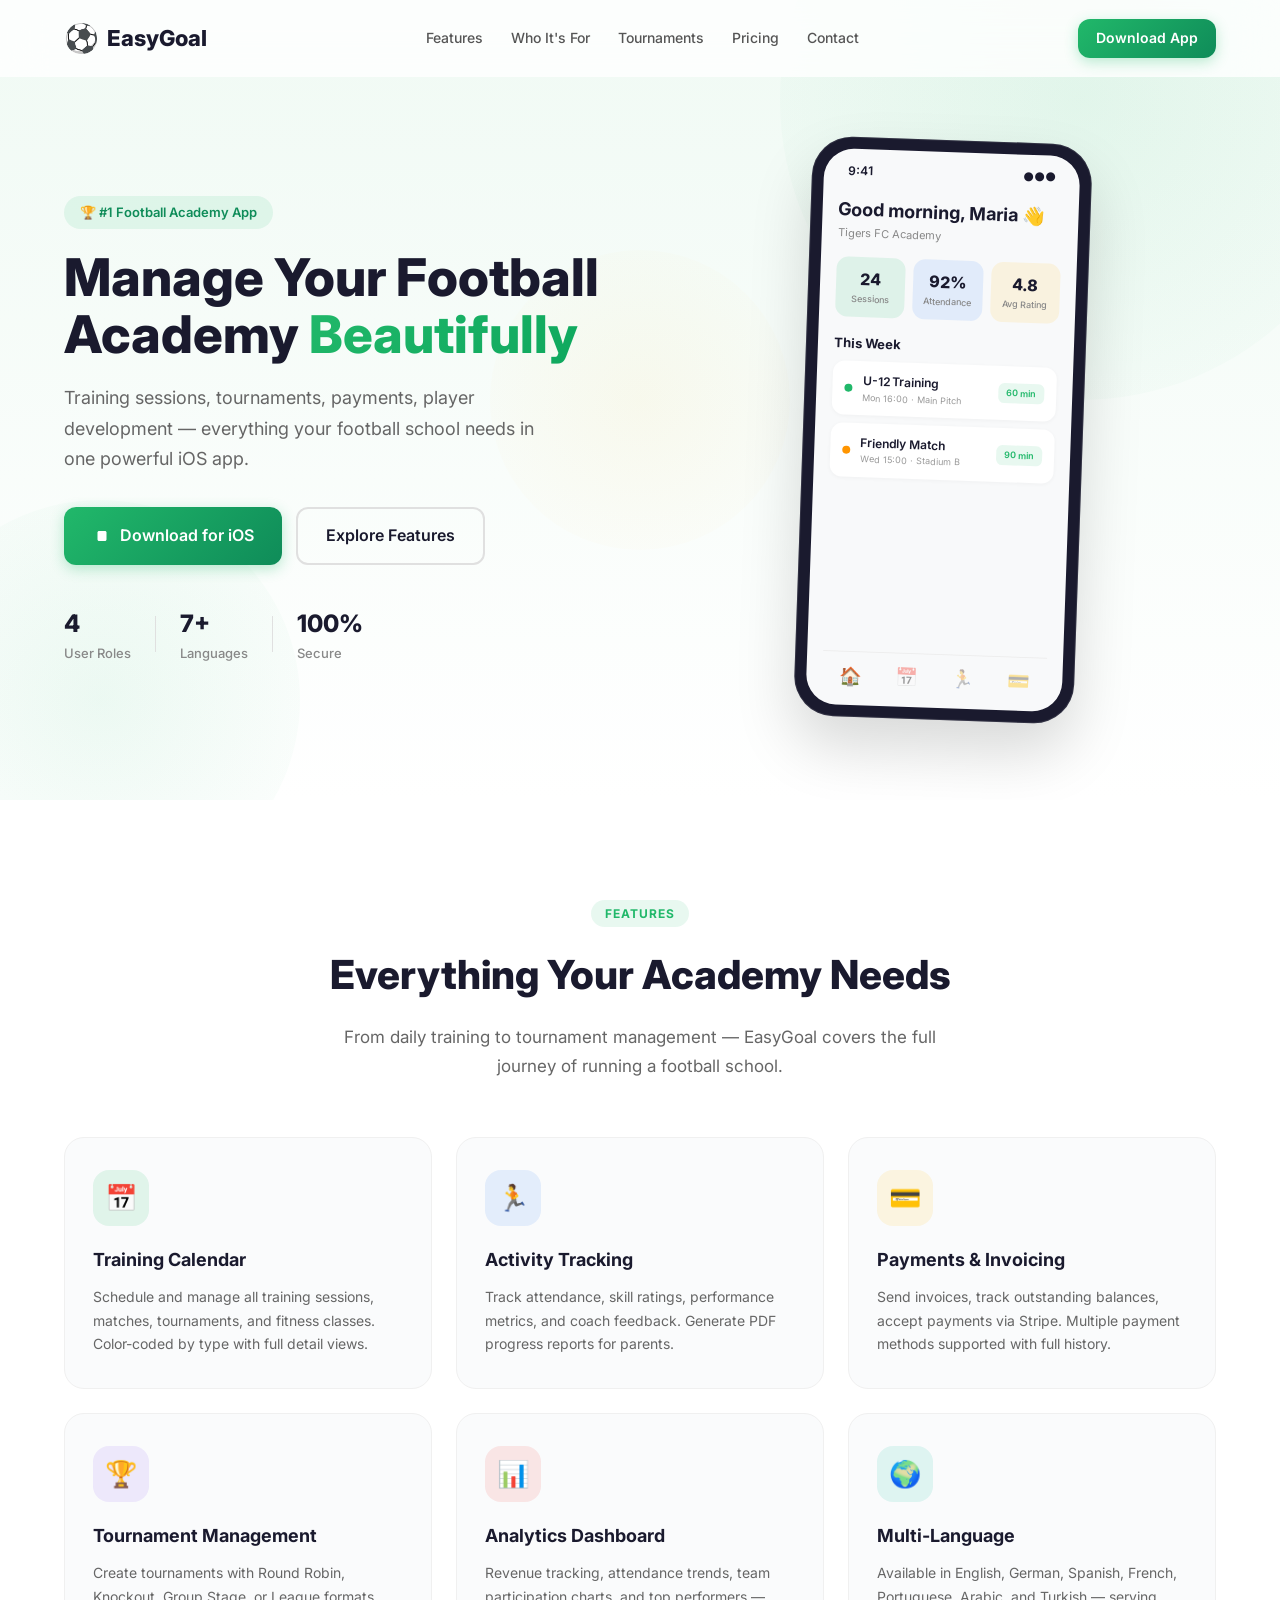
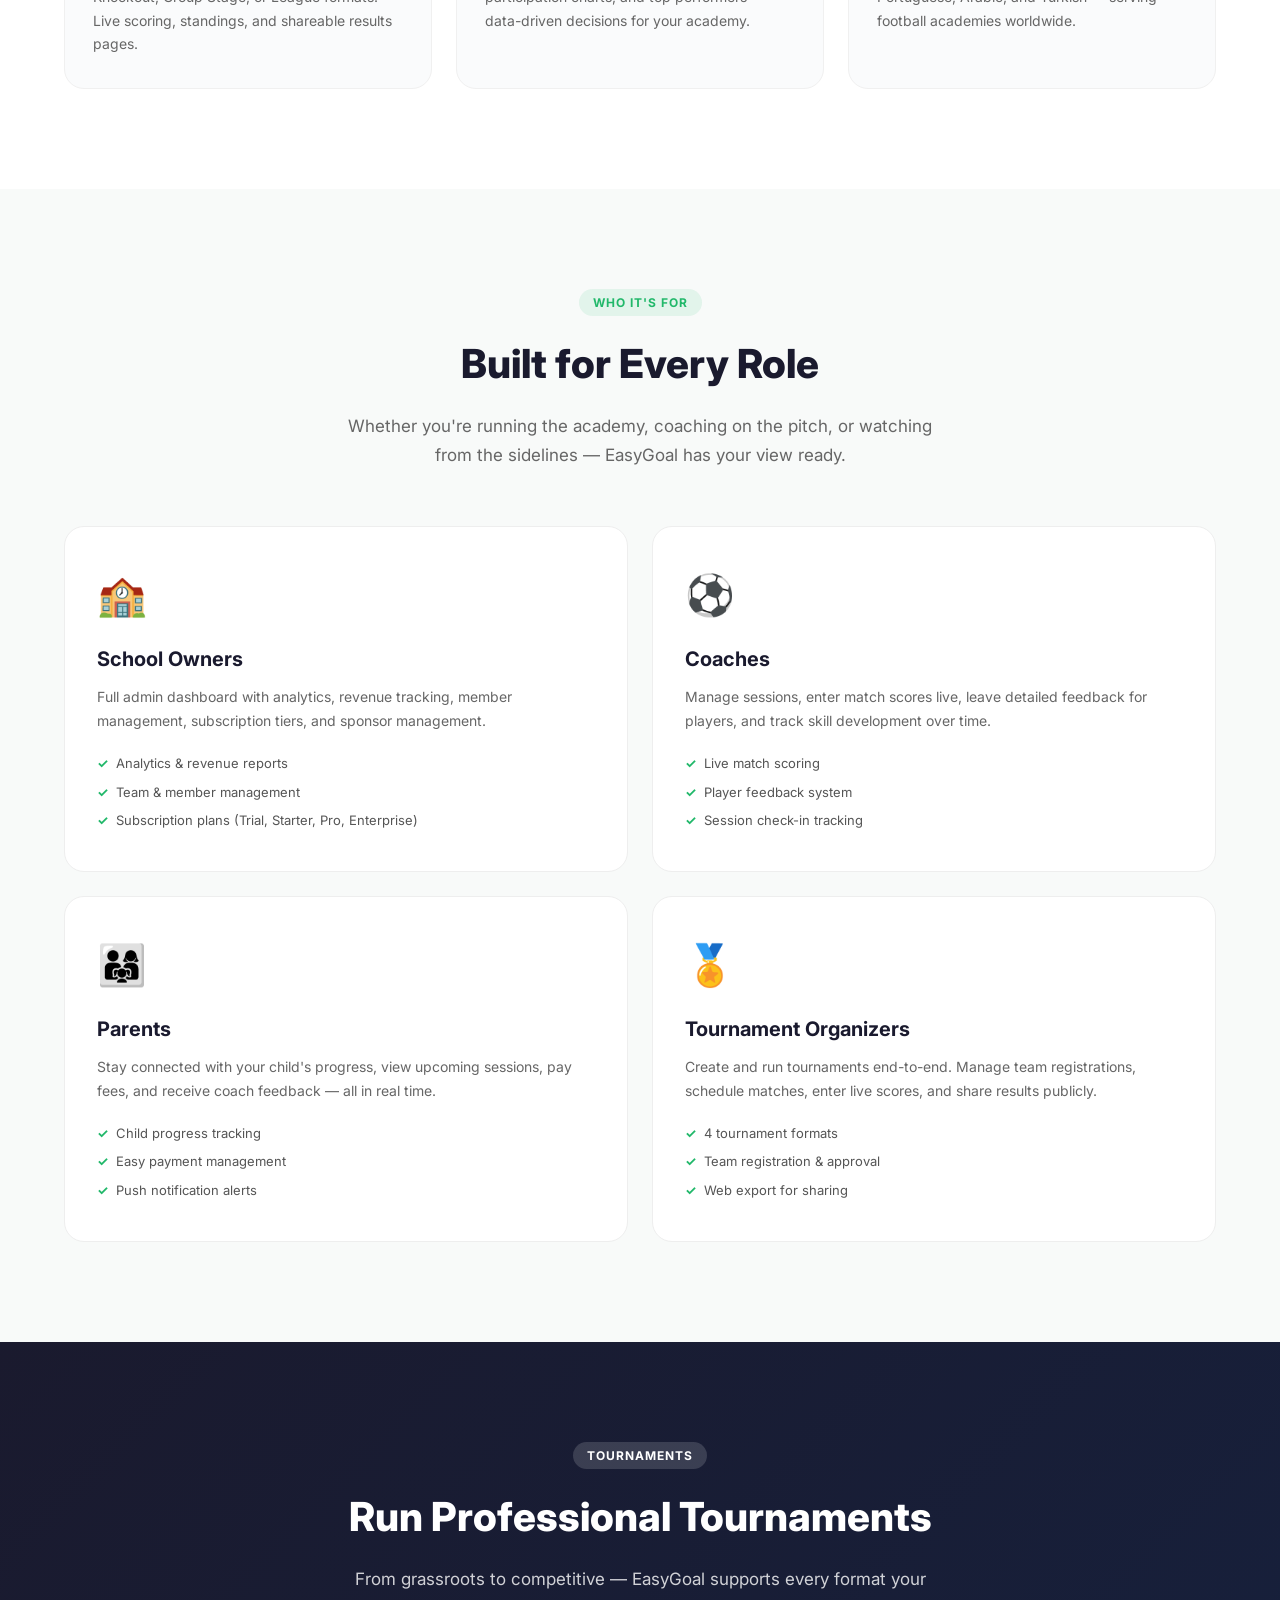
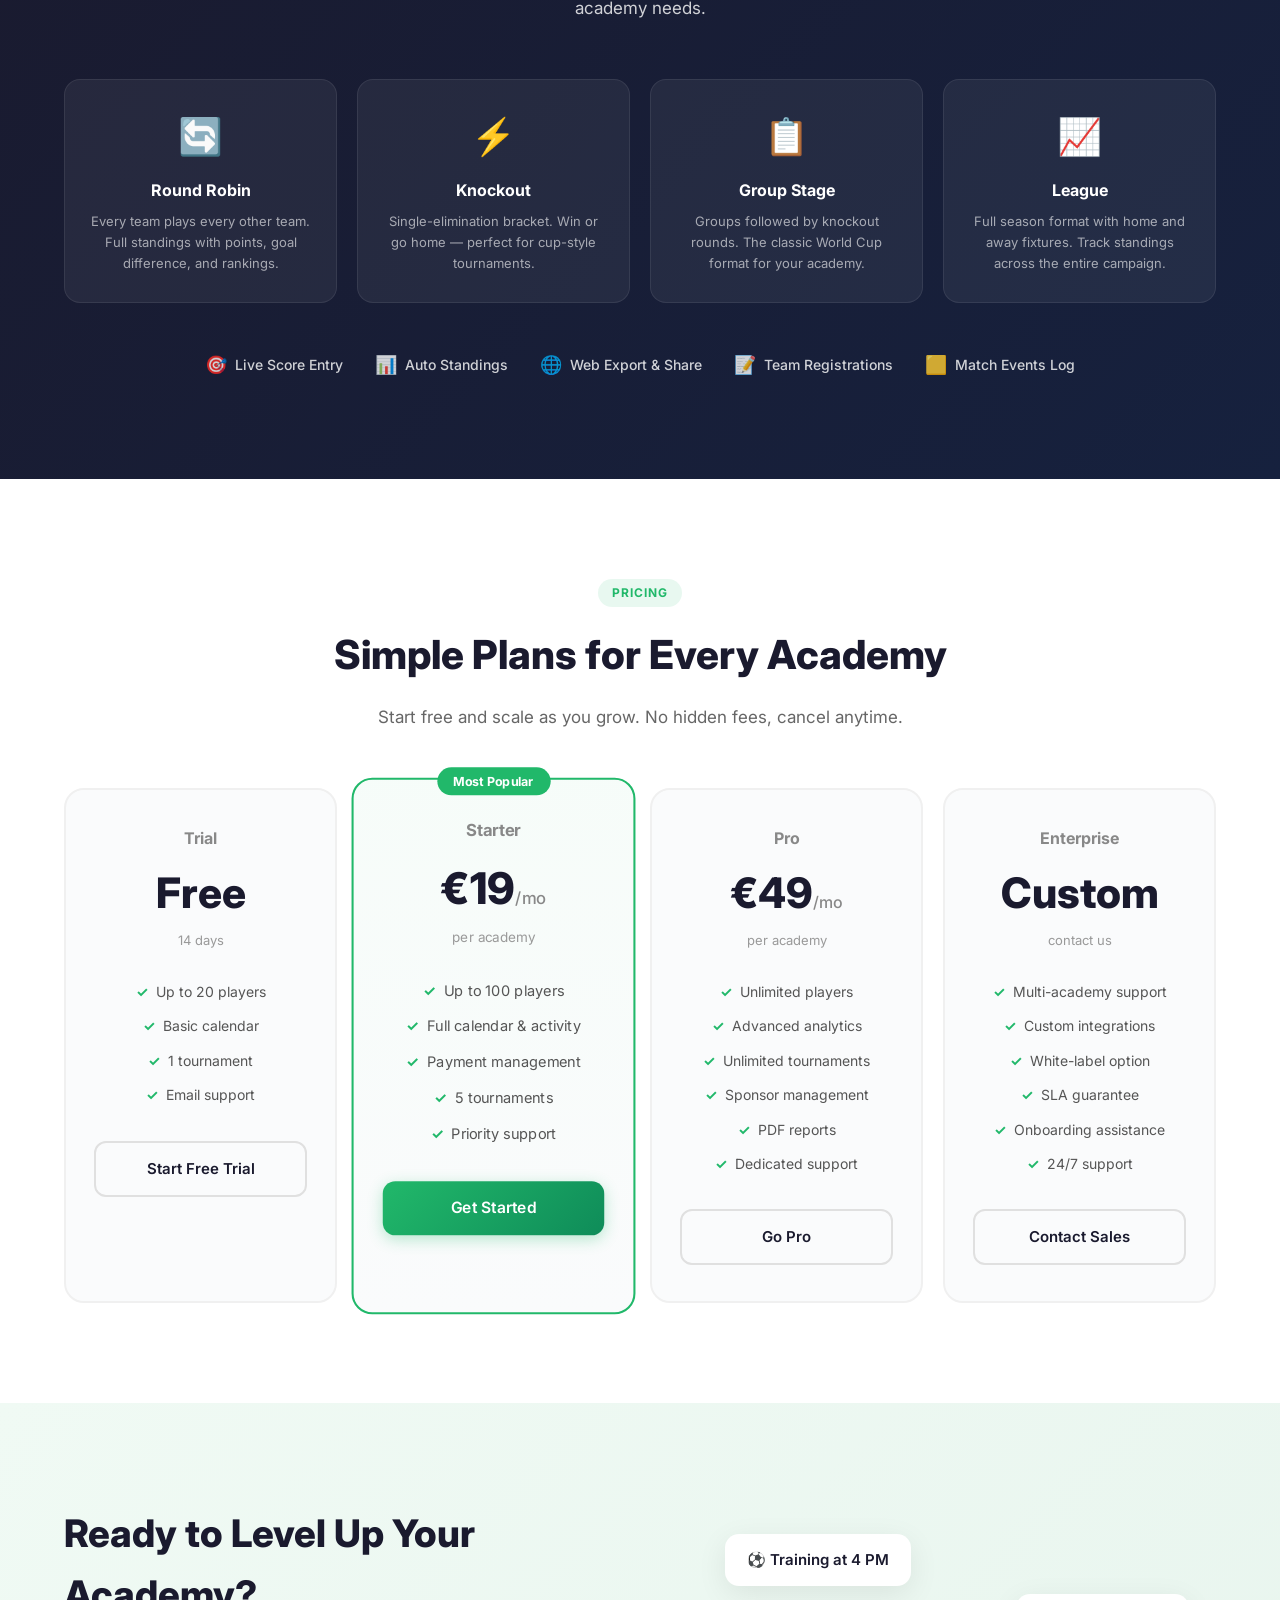
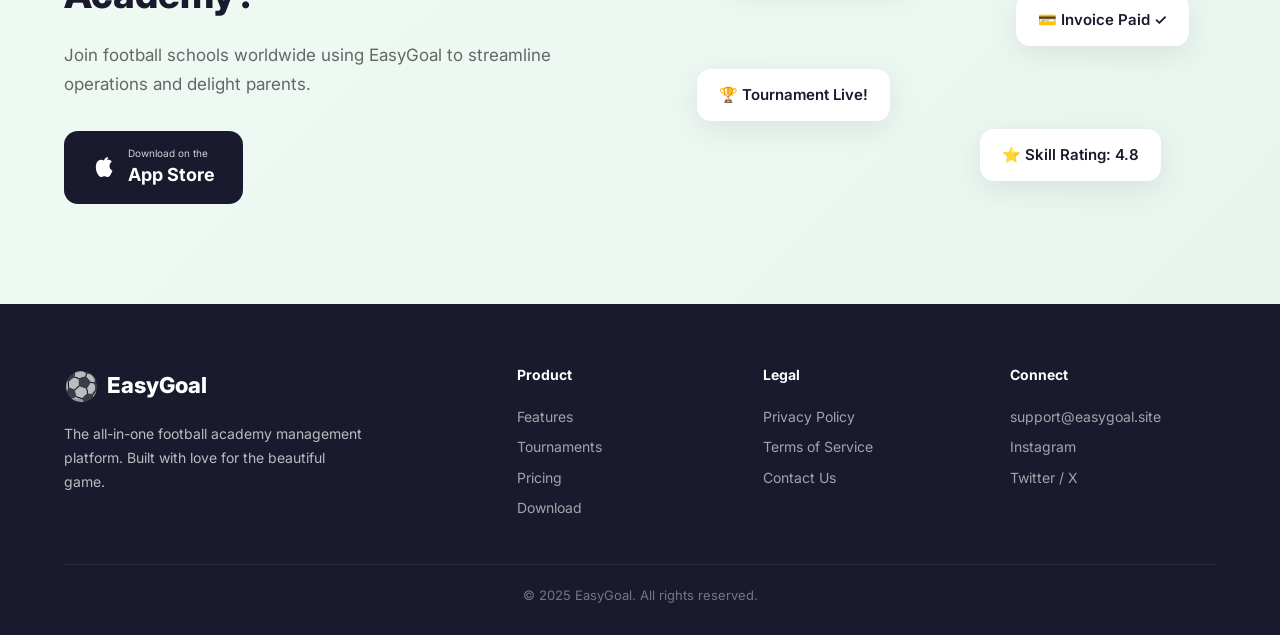
<file: index.html>
<!DOCTYPE html>
<html lang="en">
<head>
<meta charset="UTF-8">
<meta name="viewport" content="width=device-width, initial-scale=1.0">
<title>EasyGoal — Football Academy Management App</title>
<meta name="description" content="The all-in-one iOS app for football academies. Manage training sessions, tournaments, payments, and player development — beautifully designed for coaches, parents, and school owners.">
<meta name="keywords" content="football academy app, soccer management, youth football, training sessions, tournament organizer, sports app iOS">
<meta property="og:title" content="EasyGoal — Football Academy Management">
<meta property="og:description" content="Manage your football academy from one beautiful app. Training, tournaments, payments, analytics.">
<meta property="og:type" content="website">
<meta property="og:url" content="https://easygoal.site">
<link rel="preconnect" href="https://fonts.googleapis.com">
<link rel="preconnect" href="https://fonts.gstatic.com" crossorigin>
<link href="https://fonts.googleapis.com/css2?family=Inter:wght@400;500;600;700;800&display=swap" rel="stylesheet">
<link rel="stylesheet" href="style.css">
</head>
<body>

<!-- Navigation -->
<nav class="navbar">
  <div class="container nav-content">
    <a href="#" class="logo">
      <span class="logo-icon">⚽</span>
      <span class="logo-text">EasyGoal</span>
    </a>
    <div class="nav-links">
      <a href="#features">Features</a>
      <a href="#roles">Who It's For</a>
      <a href="#tournaments">Tournaments</a>
      <a href="#pricing">Pricing</a>
      <a href="#contact">Contact</a>
    </div>
    <a href="#download" class="btn btn-primary btn-sm">Download App</a>
    <button class="mobile-menu-btn" aria-label="Menu">
      <span></span><span></span><span></span>
    </button>
  </div>
</nav>

<!-- Hero Section -->
<section class="hero">
  <div class="hero-bg-shapes">
    <div class="shape shape-1"></div>
    <div class="shape shape-2"></div>
    <div class="shape shape-3"></div>
  </div>
  <div class="container hero-content">
    <div class="hero-text">
      <div class="hero-badge">🏆 #1 Football Academy App</div>
      <h1>Manage Your Football Academy <span class="gradient-text">Beautifully</span></h1>
      <p class="hero-subtitle">Training sessions, tournaments, payments, player development — everything your football school needs in one powerful iOS app.</p>
      <div class="hero-actions">
        <a href="#download" class="btn btn-primary btn-lg">
          <svg width="20" height="20" viewBox="0 0 20 20" fill="currentColor"><path d="M14.5 13.5C14.5 14.3284 13.8284 15 13 15H7C6.17157 15 5.5 14.3284 5.5 13.5V6.5C5.5 5.67157 6.17157 5 7 5H13C13.8284 5 14.5 5.67157 14.5 6.5V13.5Z"/></svg>
          Download for iOS
        </a>
        <a href="#features" class="btn btn-outline btn-lg">Explore Features</a>
      </div>
      <div class="hero-stats">
        <div class="stat"><span class="stat-num">4</span><span class="stat-label">User Roles</span></div>
        <div class="stat-divider"></div>
        <div class="stat"><span class="stat-num">7+</span><span class="stat-label">Languages</span></div>
        <div class="stat-divider"></div>
        <div class="stat"><span class="stat-num">100%</span><span class="stat-label">Secure</span></div>
      </div>
    </div>
    <div class="hero-visual">
      <div class="phone-mockup">
        <div class="phone-screen">
          <div class="mock-status-bar">
            <span>9:41</span>
            <span>●●●</span>
          </div>
          <div class="mock-app">
            <div class="mock-greeting">Good morning, Maria 👋</div>
            <div class="mock-subtitle">Tigers FC Academy</div>
            <div class="mock-stats-row">
              <div class="mock-stat-card green"><div class="mock-stat-val">24</div><div class="mock-stat-lbl">Sessions</div></div>
              <div class="mock-stat-card blue"><div class="mock-stat-val">92%</div><div class="mock-stat-lbl">Attendance</div></div>
              <div class="mock-stat-card amber"><div class="mock-stat-val">4.8</div><div class="mock-stat-lbl">Avg Rating</div></div>
            </div>
            <div class="mock-section-title">This Week</div>
            <div class="mock-session-card">
              <div class="mock-session-dot green"></div>
              <div class="mock-session-info">
                <div class="mock-session-name">U-12 Training</div>
                <div class="mock-session-detail">Mon 16:00 · Main Pitch</div>
              </div>
              <div class="mock-session-badge">60 min</div>
            </div>
            <div class="mock-session-card">
              <div class="mock-session-dot orange"></div>
              <div class="mock-session-info">
                <div class="mock-session-name">Friendly Match</div>
                <div class="mock-session-detail">Wed 15:00 · Stadium B</div>
              </div>
              <div class="mock-session-badge">90 min</div>
            </div>
            <div class="mock-tab-bar">
              <div class="mock-tab active">🏠</div>
              <div class="mock-tab">📅</div>
              <div class="mock-tab">🏃</div>
              <div class="mock-tab">💳</div>
            </div>
          </div>
        </div>
      </div>
    </div>
  </div>
</section>

<!-- Features Section -->
<section id="features" class="features">
  <div class="container">
    <div class="section-header">
      <span class="section-tag">Features</span>
      <h2>Everything Your Academy Needs</h2>
      <p>From daily training to tournament management — EasyGoal covers the full journey of running a football school.</p>
    </div>
    <div class="features-grid">
      <div class="feature-card">
        <div class="feature-icon green">📅</div>
        <h3>Training Calendar</h3>
        <p>Schedule and manage all training sessions, matches, tournaments, and fitness classes. Color-coded by type with full detail views.</p>
      </div>
      <div class="feature-card">
        <div class="feature-icon blue">🏃</div>
        <h3>Activity Tracking</h3>
        <p>Track attendance, skill ratings, performance metrics, and coach feedback. Generate PDF progress reports for parents.</p>
      </div>
      <div class="feature-card">
        <div class="feature-icon amber">💳</div>
        <h3>Payments &amp; Invoicing</h3>
        <p>Send invoices, track outstanding balances, accept payments via Stripe. Multiple payment methods supported with full history.</p>
      </div>
      <div class="feature-card">
        <div class="feature-icon purple">🏆</div>
        <h3>Tournament Management</h3>
        <p>Create tournaments with Round Robin, Knockout, Group Stage, or League formats. Live scoring, standings, and shareable results pages.</p>
      </div>
      <div class="feature-card">
        <div class="feature-icon red">📊</div>
        <h3>Analytics Dashboard</h3>
        <p>Revenue tracking, attendance trends, team participation charts, and top performers — data-driven decisions for your academy.</p>
      </div>
      <div class="feature-card">
        <div class="feature-icon teal">🌍</div>
        <h3>Multi-Language</h3>
        <p>Available in English, German, Spanish, French, Portuguese, Arabic, and Turkish — serving football academies worldwide.</p>
      </div>
    </div>
  </div>
</section>

<!-- Roles Section -->
<section id="roles" class="roles">
  <div class="container">
    <div class="section-header">
      <span class="section-tag">Who It's For</span>
      <h2>Built for Every Role</h2>
      <p>Whether you're running the academy, coaching on the pitch, or watching from the sidelines — EasyGoal has your view ready.</p>
    </div>
    <div class="roles-grid">
      <div class="role-card">
        <div class="role-emoji">🏫</div>
        <h3>School Owners</h3>
        <p>Full admin dashboard with analytics, revenue tracking, member management, subscription tiers, and sponsor management.</p>
        <ul class="role-features">
          <li>Analytics &amp; revenue reports</li>
          <li>Team &amp; member management</li>
          <li>Subscription plans (Trial, Starter, Pro, Enterprise)</li>
        </ul>
      </div>
      <div class="role-card">
        <div class="role-emoji">⚽</div>
        <h3>Coaches</h3>
        <p>Manage sessions, enter match scores live, leave detailed feedback for players, and track skill development over time.</p>
        <ul class="role-features">
          <li>Live match scoring</li>
          <li>Player feedback system</li>
          <li>Session check-in tracking</li>
        </ul>
      </div>
      <div class="role-card">
        <div class="role-emoji">👨‍👩‍👧</div>
        <h3>Parents</h3>
        <p>Stay connected with your child's progress, view upcoming sessions, pay fees, and receive coach feedback — all in real time.</p>
        <ul class="role-features">
          <li>Child progress tracking</li>
          <li>Easy payment management</li>
          <li>Push notification alerts</li>
        </ul>
      </div>
      <div class="role-card">
        <div class="role-emoji">🏅</div>
        <h3>Tournament Organizers</h3>
        <p>Create and run tournaments end-to-end. Manage team registrations, schedule matches, enter live scores, and share results publicly.</p>
        <ul class="role-features">
          <li>4 tournament formats</li>
          <li>Team registration &amp; approval</li>
          <li>Web export for sharing</li>
        </ul>
      </div>
    </div>
  </div>
</section>

<!-- Tournaments Section -->
<section id="tournaments" class="tournaments">
  <div class="container">
    <div class="section-header light">
      <span class="section-tag">Tournaments</span>
      <h2>Run Professional Tournaments</h2>
      <p>From grassroots to competitive — EasyGoal supports every format your academy needs.</p>
    </div>
    <div class="tournament-formats">
      <div class="format-card">
        <div class="format-icon">🔄</div>
        <h4>Round Robin</h4>
        <p>Every team plays every other team. Full standings with points, goal difference, and rankings.</p>
      </div>
      <div class="format-card">
        <div class="format-icon">⚡</div>
        <h4>Knockout</h4>
        <p>Single-elimination bracket. Win or go home — perfect for cup-style tournaments.</p>
      </div>
      <div class="format-card">
        <div class="format-icon">📋</div>
        <h4>Group Stage</h4>
        <p>Groups followed by knockout rounds. The classic World Cup format for your academy.</p>
      </div>
      <div class="format-card">
        <div class="format-icon">📈</div>
        <h4>League</h4>
        <p>Full season format with home and away fixtures. Track standings across the entire campaign.</p>
      </div>
    </div>
    <div class="tournament-features-row">
      <div class="tourn-feature">
        <span class="tourn-feat-icon">🎯</span>
        <span>Live Score Entry</span>
      </div>
      <div class="tourn-feature">
        <span class="tourn-feat-icon">📊</span>
        <span>Auto Standings</span>
      </div>
      <div class="tourn-feature">
        <span class="tourn-feat-icon">🌐</span>
        <span>Web Export &amp; Share</span>
      </div>
      <div class="tourn-feature">
        <span class="tourn-feat-icon">📝</span>
        <span>Team Registrations</span>
      </div>
      <div class="tourn-feature">
        <span class="tourn-feat-icon">🟨</span>
        <span>Match Events Log</span>
      </div>
    </div>
  </div>
</section>

<!-- Pricing Section -->
<section id="pricing" class="pricing">
  <div class="container">
    <div class="section-header">
      <span class="section-tag">Pricing</span>
      <h2>Simple Plans for Every Academy</h2>
      <p>Start free and scale as you grow. No hidden fees, cancel anytime.</p>
    </div>
    <div class="pricing-grid">
      <div class="price-card">
        <div class="price-name">Trial</div>
        <div class="price-amount">Free</div>
        <div class="price-period">14 days</div>
        <ul class="price-features">
          <li>Up to 20 players</li>
          <li>Basic calendar</li>
          <li>1 tournament</li>
          <li>Email support</li>
        </ul>
        <a href="#download" class="btn btn-outline btn-full">Start Free Trial</a>
      </div>
      <div class="price-card featured">
        <div class="price-badge">Most Popular</div>
        <div class="price-name">Starter</div>
        <div class="price-amount">€19<span>/mo</span></div>
        <div class="price-period">per academy</div>
        <ul class="price-features">
          <li>Up to 100 players</li>
          <li>Full calendar &amp; activity</li>
          <li>Payment management</li>
          <li>5 tournaments</li>
          <li>Priority support</li>
        </ul>
        <a href="#download" class="btn btn-primary btn-full">Get Started</a>
      </div>
      <div class="price-card">
        <div class="price-name">Pro</div>
        <div class="price-amount">€49<span>/mo</span></div>
        <div class="price-period">per academy</div>
        <ul class="price-features">
          <li>Unlimited players</li>
          <li>Advanced analytics</li>
          <li>Unlimited tournaments</li>
          <li>Sponsor management</li>
          <li>PDF reports</li>
          <li>Dedicated support</li>
        </ul>
        <a href="#download" class="btn btn-outline btn-full">Go Pro</a>
      </div>
      <div class="price-card">
        <div class="price-name">Enterprise</div>
        <div class="price-amount">Custom</div>
        <div class="price-period">contact us</div>
        <ul class="price-features">
          <li>Multi-academy support</li>
          <li>Custom integrations</li>
          <li>White-label option</li>
          <li>SLA guarantee</li>
          <li>Onboarding assistance</li>
          <li>24/7 support</li>
        </ul>
        <a href="#contact" class="btn btn-outline btn-full">Contact Sales</a>
      </div>
    </div>
  </div>
</section>

<!-- Download / CTA Section -->
<section id="download" class="download">
  <div class="container download-content">
    <div class="download-text">
      <h2>Ready to Level Up Your Academy?</h2>
      <p>Join football schools worldwide using EasyGoal to streamline operations and delight parents.</p>
      <a href="https://apps.apple.com" class="app-store-btn" target="_blank" rel="noopener">
        <svg width="24" height="24" viewBox="0 0 24 24" fill="white"><path d="M18.71 19.5C17.88 20.74 17 21.95 15.66 21.97C14.32 22 13.89 21.18 12.37 21.18C10.84 21.18 10.37 21.95 9.09 22C7.79 22.05 6.8 20.68 5.96 19.47C4.25 16.56 2.93 11.3 4.7 7.72C5.57 5.94 7.36 4.86 9.28 4.84C10.56 4.81 11.78 5.72 12.58 5.72C13.38 5.72 14.86 4.62 16.39 4.8C17.03 4.83 18.8 5.06 19.91 6.72C19.79 6.8 17.47 8.15 17.5 10.96C17.53 14.34 20.42 15.44 20.46 15.46C20.42 15.55 19.97 17.11 18.71 19.5ZM13 3.5C13.73 2.67 14.94 2.04 15.94 2C16.07 3.17 15.6 4.35 14.9 5.19C14.21 6.04 13.07 6.7 11.95 6.61C11.8 5.46 12.36 4.26 13 3.5Z"/></svg>
        <div>
          <span class="small-text">Download on the</span>
          <span class="big-text">App Store</span>
        </div>
      </a>
    </div>
    <div class="download-visual">
      <div class="floating-cards">
        <div class="float-card fc-1">⚽ Training at 4 PM</div>
        <div class="float-card fc-2">💳 Invoice Paid ✓</div>
        <div class="float-card fc-3">🏆 Tournament Live!</div>
        <div class="float-card fc-4">⭐ Skill Rating: 4.8</div>
      </div>
    </div>
  </div>
</section>

<!-- Footer -->
<footer id="contact" class="footer">
  <div class="container">
    <div class="footer-grid">
      <div class="footer-brand">
        <div class="logo">
          <span class="logo-icon">⚽</span>
          <span class="logo-text">EasyGoal</span>
        </div>
        <p>The all-in-one football academy management platform. Built with love for the beautiful game.</p>
      </div>
      <div class="footer-links">
        <h4>Product</h4>
        <a href="#features">Features</a>
        <a href="#tournaments">Tournaments</a>
        <a href="#pricing">Pricing</a>
        <a href="#download">Download</a>
      </div>
      <div class="footer-links">
        <h4>Legal</h4>
        <a href="privacy.html">Privacy Policy</a>
        <a href="terms.html">Terms of Service</a>
        <a href="mailto:support@easygoal.site">Contact Us</a>
      </div>
      <div class="footer-links">
        <h4>Connect</h4>
        <a href="mailto:support@easygoal.site">support@easygoal.site</a>
        <a href="#">Instagram</a>
        <a href="#">Twitter / X</a>
      </div>
    </div>
    <div class="footer-bottom">
      <p>&copy; 2025 EasyGoal. All rights reserved.</p>
    </div>
  </div>
</footer>

<script>
// Mobile menu toggle
const menuBtn = document.querySelector('.mobile-menu-btn');
const navLinks = document.querySelector('.nav-links');
menuBtn?.addEventListener('click', () => {
  navLinks.classList.toggle('open');
  menuBtn.classList.toggle('open');
});

// Smooth scroll
document.querySelectorAll('a[href^="#"]').forEach(a => {
  a.addEventListener('click', e => {
    e.preventDefault();
    const target = document.querySelector(a.getAttribute('href'));
    if (target) {
      target.scrollIntoView({ behavior: 'smooth', block: 'start' });
      navLinks.classList.remove('open');
      menuBtn.classList.remove('open');
    }
  });
});

// Navbar scroll effect
window.addEventListener('scroll', () => {
  document.querySelector('.navbar').classList.toggle('scrolled', window.scrollY > 50);
});

// Intersection Observer for animations
const observer = new IntersectionObserver((entries) => {
  entries.forEach(entry => {
    if (entry.isIntersecting) {
      entry.target.classList.add('animate-in');
    }
  });
}, { threshold: 0.1 });

document.querySelectorAll('.feature-card, .role-card, .format-card, .price-card').forEach(el => {
  observer.observe(el);
});
</script>
</body>
</html>
</file>
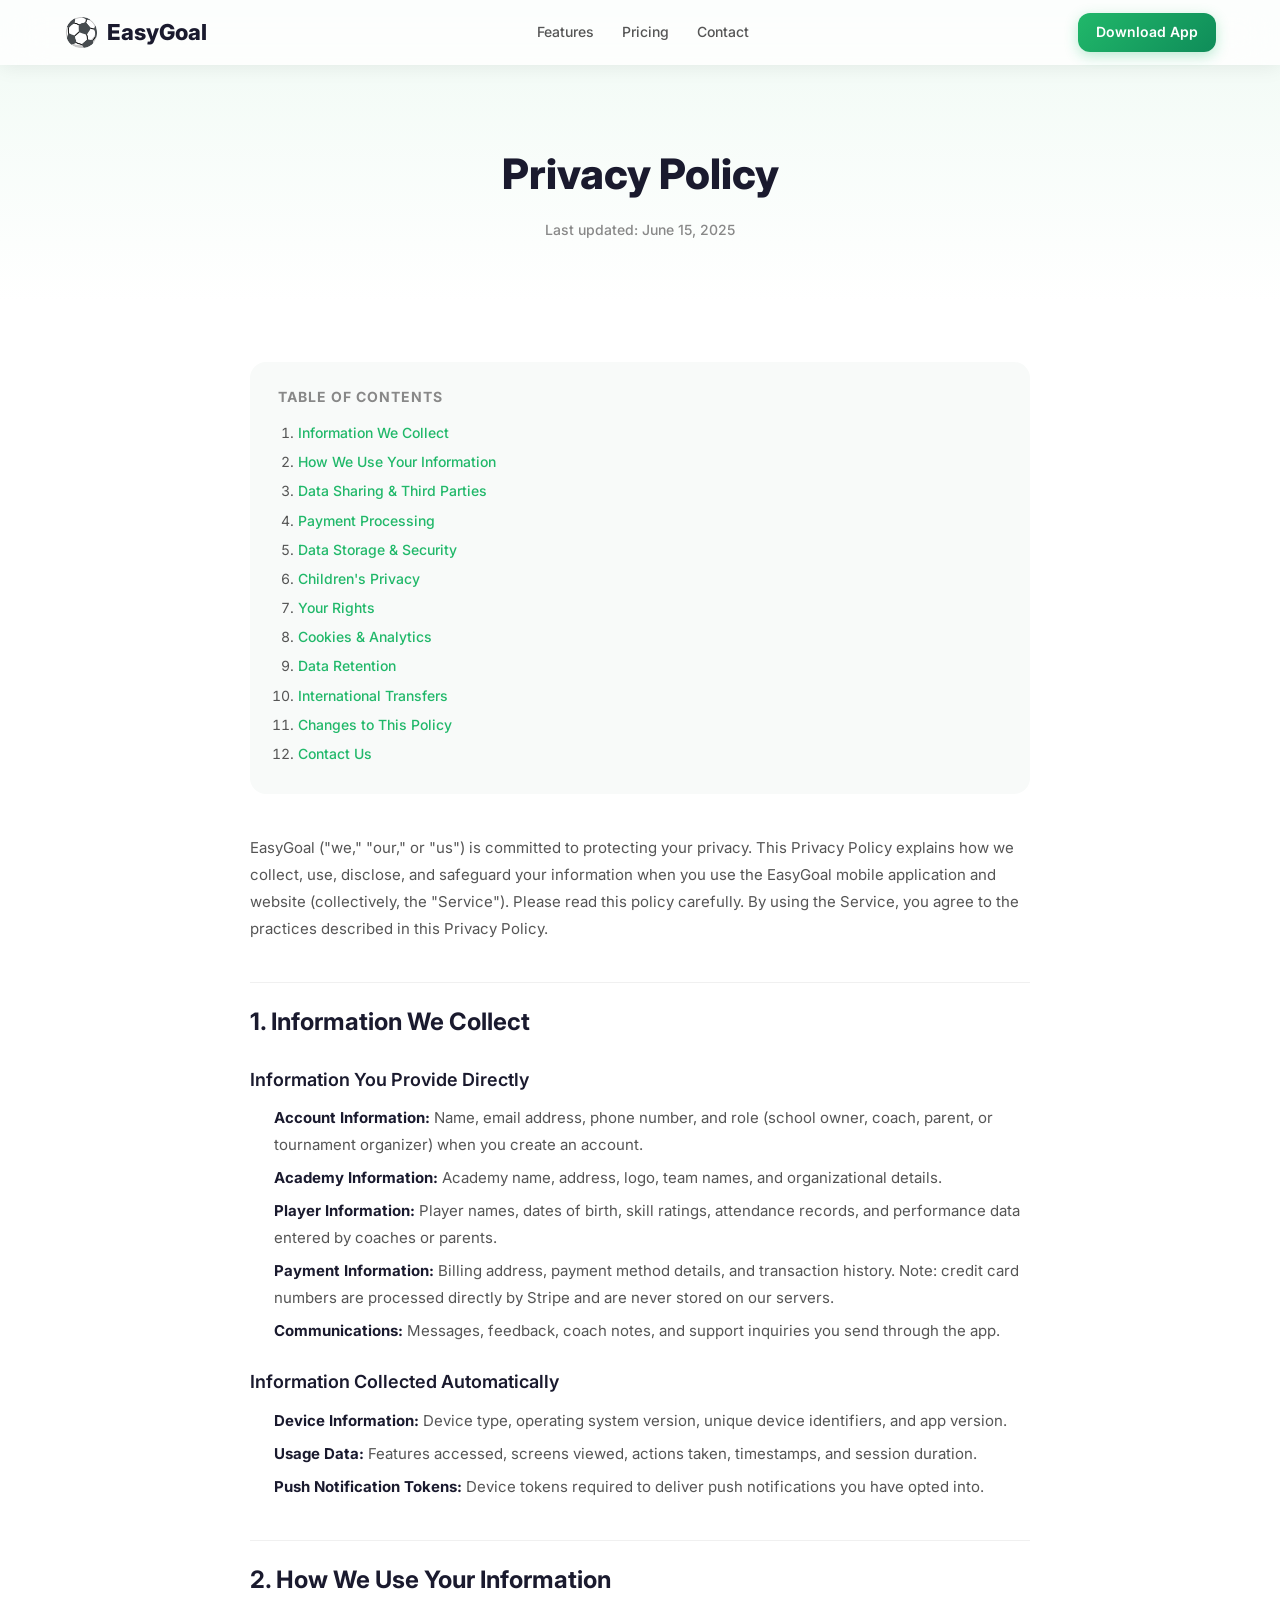
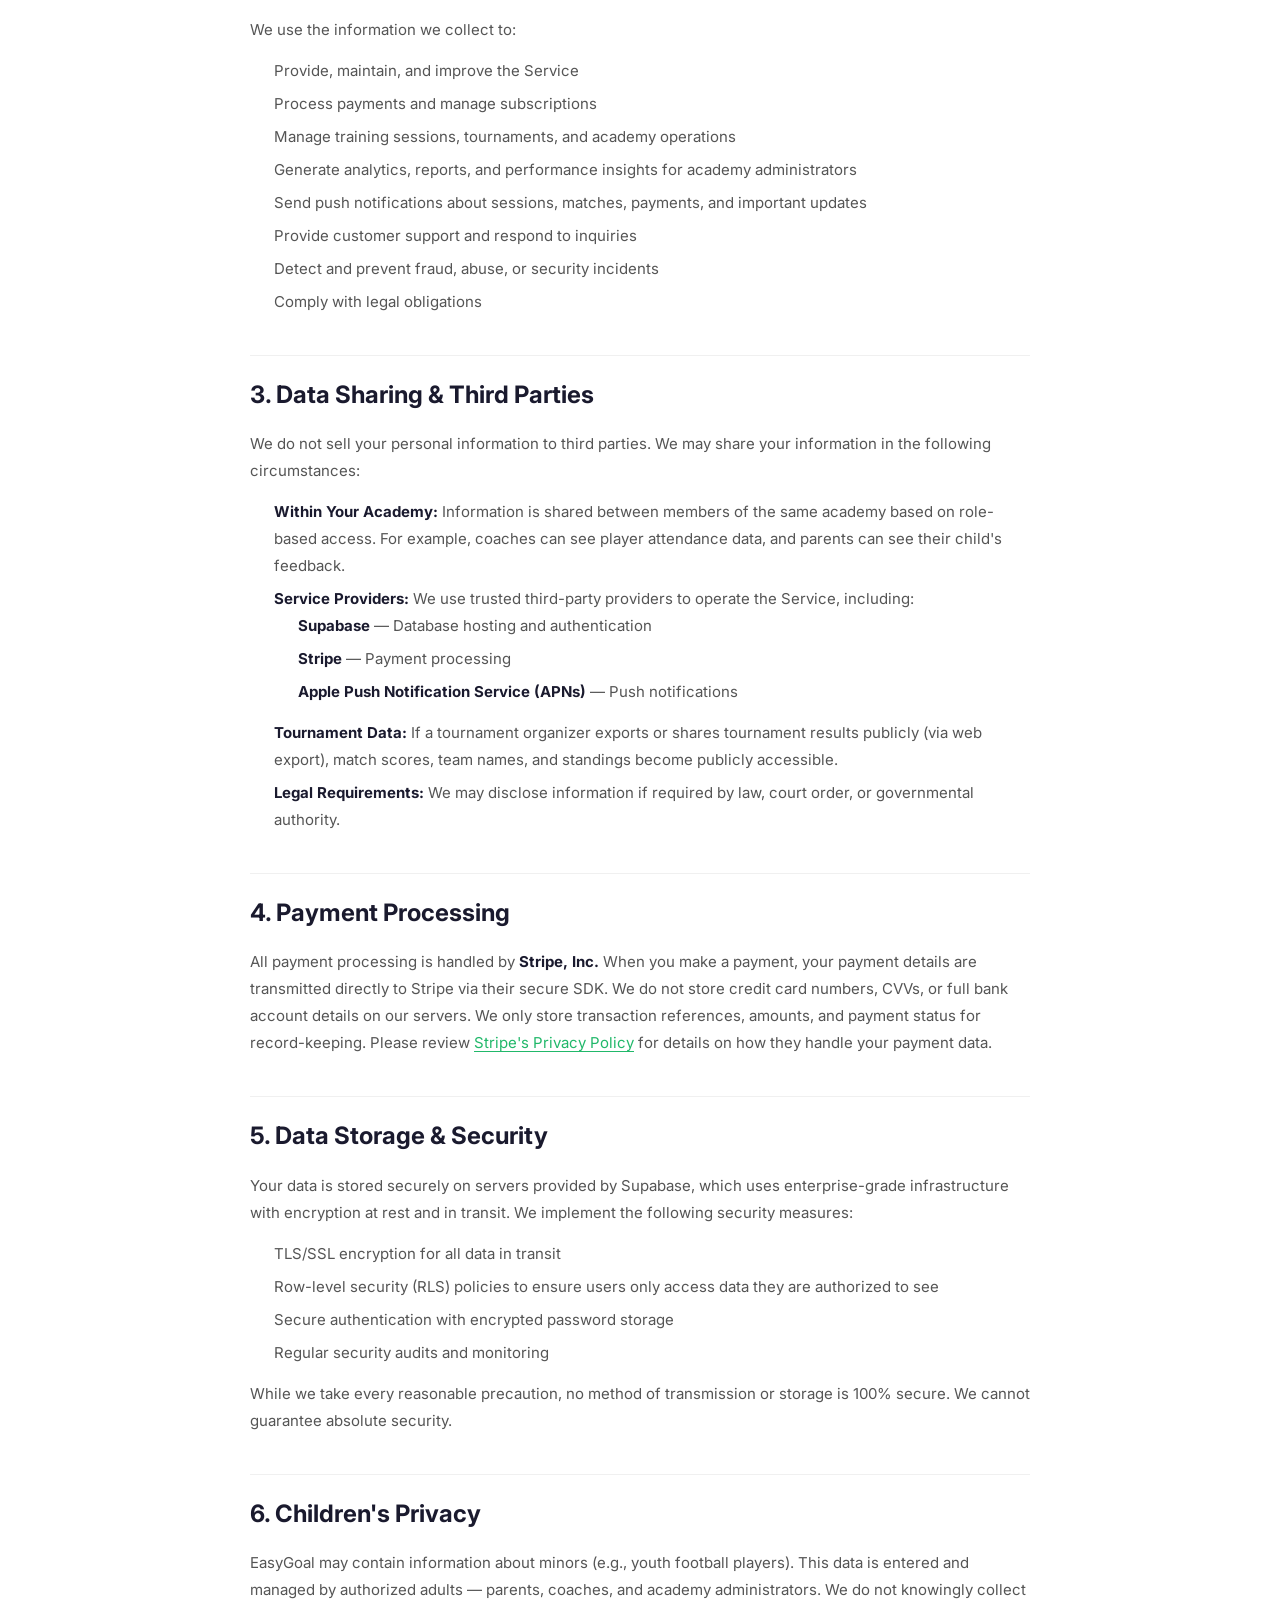
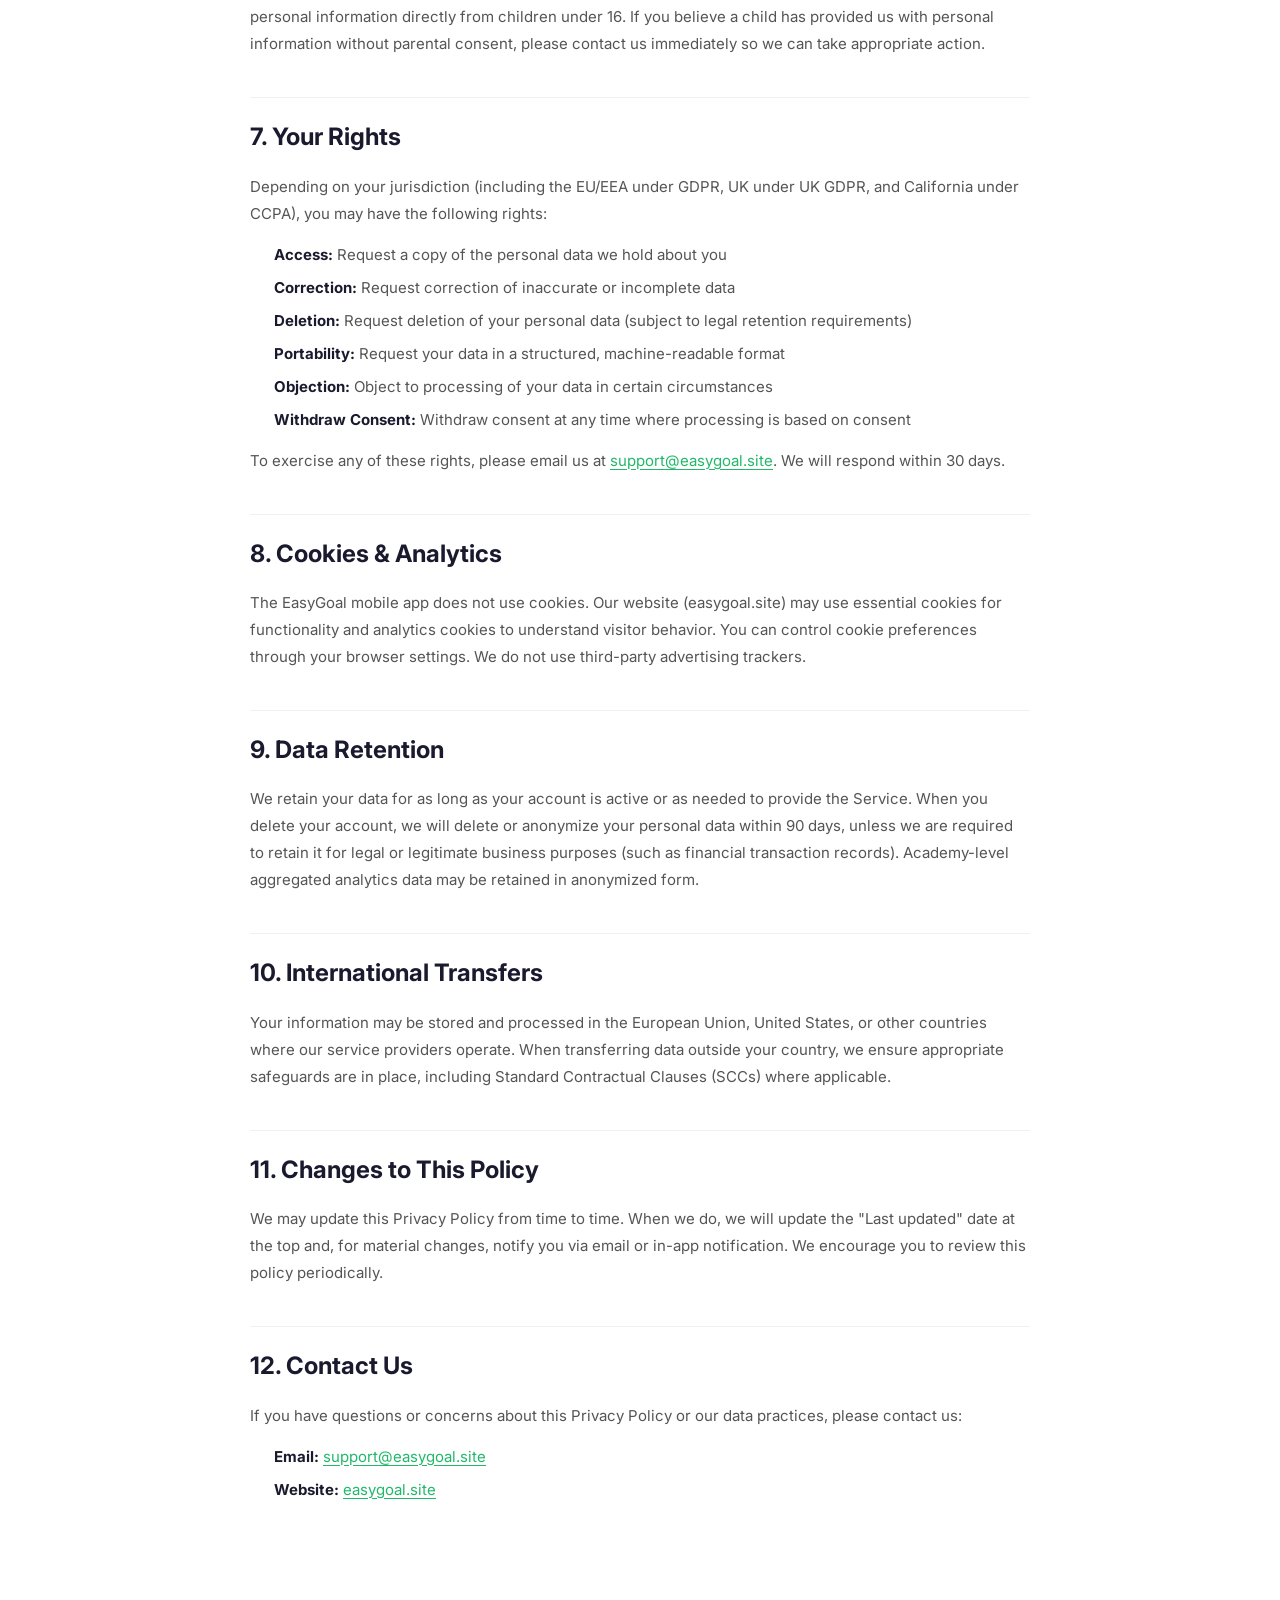
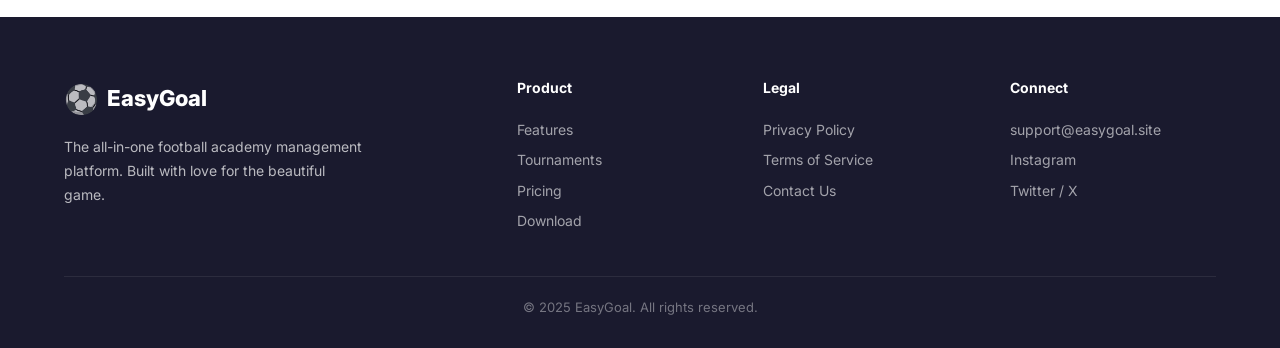
<file: privacy.html>
<!DOCTYPE html>
<html lang="en">
<head>
<meta charset="UTF-8">
<meta name="viewport" content="width=device-width, initial-scale=1.0">
<title>Privacy Policy — EasyGoal</title>
<meta name="description" content="EasyGoal Privacy Policy. Learn how we collect, use, and protect your personal data.">
<link rel="preconnect" href="https://fonts.googleapis.com">
<link rel="preconnect" href="https://fonts.gstatic.com" crossorigin>
<link href="https://fonts.googleapis.com/css2?family=Inter:wght@400;500;600;700;800&display=swap" rel="stylesheet">
<link rel="stylesheet" href="style.css">
<link rel="stylesheet" href="legal.css">
</head>
<body>

<nav class="navbar scrolled">
  <div class="container nav-content">
    <a href="index.html" class="logo">
      <span class="logo-icon">⚽</span>
      <span class="logo-text">EasyGoal</span>
    </a>
    <div class="nav-links">
      <a href="index.html#features">Features</a>
      <a href="index.html#pricing">Pricing</a>
      <a href="index.html#contact">Contact</a>
    </div>
    <a href="index.html#download" class="btn btn-primary btn-sm">Download App</a>
    <button class="mobile-menu-btn" aria-label="Menu">
      <span></span><span></span><span></span>
    </button>
  </div>
</nav>

<section class="legal-hero">
  <div class="container">
    <h1>Privacy Policy</h1>
    <p class="last-updated">Last updated: June 15, 2025</p>
  </div>
</section>

<section class="legal-content container">

  <div class="legal-toc">
    <h4>Table of Contents</h4>
    <ol>
      <li><a href="#pp-1">Information We Collect</a></li>
      <li><a href="#pp-2">How We Use Your Information</a></li>
      <li><a href="#pp-3">Data Sharing &amp; Third Parties</a></li>
      <li><a href="#pp-4">Payment Processing</a></li>
      <li><a href="#pp-5">Data Storage &amp; Security</a></li>
      <li><a href="#pp-6">Children's Privacy</a></li>
      <li><a href="#pp-7">Your Rights</a></li>
      <li><a href="#pp-8">Cookies &amp; Analytics</a></li>
      <li><a href="#pp-9">Data Retention</a></li>
      <li><a href="#pp-10">International Transfers</a></li>
      <li><a href="#pp-11">Changes to This Policy</a></li>
      <li><a href="#pp-12">Contact Us</a></li>
    </ol>
  </div>

  <p>EasyGoal ("we," "our," or "us") is committed to protecting your privacy. This Privacy Policy explains how we collect, use, disclose, and safeguard your information when you use the EasyGoal mobile application and website (collectively, the "Service"). Please read this policy carefully. By using the Service, you agree to the practices described in this Privacy Policy.</p>

  <h2 id="pp-1">1. Information We Collect</h2>

  <h3>Information You Provide Directly</h3>
  <ul>
    <li><strong>Account Information:</strong> Name, email address, phone number, and role (school owner, coach, parent, or tournament organizer) when you create an account.</li>
    <li><strong>Academy Information:</strong> Academy name, address, logo, team names, and organizational details.</li>
    <li><strong>Player Information:</strong> Player names, dates of birth, skill ratings, attendance records, and performance data entered by coaches or parents.</li>
    <li><strong>Payment Information:</strong> Billing address, payment method details, and transaction history. Note: credit card numbers are processed directly by Stripe and are never stored on our servers.</li>
    <li><strong>Communications:</strong> Messages, feedback, coach notes, and support inquiries you send through the app.</li>
  </ul>

  <h3>Information Collected Automatically</h3>
  <ul>
    <li><strong>Device Information:</strong> Device type, operating system version, unique device identifiers, and app version.</li>
    <li><strong>Usage Data:</strong> Features accessed, screens viewed, actions taken, timestamps, and session duration.</li>
    <li><strong>Push Notification Tokens:</strong> Device tokens required to deliver push notifications you have opted into.</li>
  </ul>

  <h2 id="pp-2">2. How We Use Your Information</h2>
  <p>We use the information we collect to:</p>
  <ul>
    <li>Provide, maintain, and improve the Service</li>
    <li>Process payments and manage subscriptions</li>
    <li>Manage training sessions, tournaments, and academy operations</li>
    <li>Generate analytics, reports, and performance insights for academy administrators</li>
    <li>Send push notifications about sessions, matches, payments, and important updates</li>
    <li>Provide customer support and respond to inquiries</li>
    <li>Detect and prevent fraud, abuse, or security incidents</li>
    <li>Comply with legal obligations</li>
  </ul>

  <h2 id="pp-3">3. Data Sharing &amp; Third Parties</h2>
  <p>We do not sell your personal information to third parties. We may share your information in the following circumstances:</p>
  <ul>
    <li><strong>Within Your Academy:</strong> Information is shared between members of the same academy based on role-based access. For example, coaches can see player attendance data, and parents can see their child's feedback.</li>
    <li><strong>Service Providers:</strong> We use trusted third-party providers to operate the Service, including:
      <ul>
        <li><strong>Supabase</strong> — Database hosting and authentication</li>
        <li><strong>Stripe</strong> — Payment processing</li>
        <li><strong>Apple Push Notification Service (APNs)</strong> — Push notifications</li>
      </ul>
    </li>
    <li><strong>Tournament Data:</strong> If a tournament organizer exports or shares tournament results publicly (via web export), match scores, team names, and standings become publicly accessible.</li>
    <li><strong>Legal Requirements:</strong> We may disclose information if required by law, court order, or governmental authority.</li>
  </ul>

  <h2 id="pp-4">4. Payment Processing</h2>
  <p>All payment processing is handled by <strong>Stripe, Inc.</strong> When you make a payment, your payment details are transmitted directly to Stripe via their secure SDK. We do not store credit card numbers, CVVs, or full bank account details on our servers. We only store transaction references, amounts, and payment status for record-keeping. Please review <a href="https://stripe.com/privacy" target="_blank" rel="noopener">Stripe's Privacy Policy</a> for details on how they handle your payment data.</p>

  <h2 id="pp-5">5. Data Storage &amp; Security</h2>
  <p>Your data is stored securely on servers provided by Supabase, which uses enterprise-grade infrastructure with encryption at rest and in transit. We implement the following security measures:</p>
  <ul>
    <li>TLS/SSL encryption for all data in transit</li>
    <li>Row-level security (RLS) policies to ensure users only access data they are authorized to see</li>
    <li>Secure authentication with encrypted password storage</li>
    <li>Regular security audits and monitoring</li>
  </ul>
  <p>While we take every reasonable precaution, no method of transmission or storage is 100% secure. We cannot guarantee absolute security.</p>

  <h2 id="pp-6">6. Children's Privacy</h2>
  <p>EasyGoal may contain information about minors (e.g., youth football players). This data is entered and managed by authorized adults — parents, coaches, and academy administrators. We do not knowingly collect personal information directly from children under 16. If you believe a child has provided us with personal information without parental consent, please contact us immediately so we can take appropriate action.</p>

  <h2 id="pp-7">7. Your Rights</h2>
  <p>Depending on your jurisdiction (including the EU/EEA under GDPR, UK under UK GDPR, and California under CCPA), you may have the following rights:</p>
  <ul>
    <li><strong>Access:</strong> Request a copy of the personal data we hold about you</li>
    <li><strong>Correction:</strong> Request correction of inaccurate or incomplete data</li>
    <li><strong>Deletion:</strong> Request deletion of your personal data (subject to legal retention requirements)</li>
    <li><strong>Portability:</strong> Request your data in a structured, machine-readable format</li>
    <li><strong>Objection:</strong> Object to processing of your data in certain circumstances</li>
    <li><strong>Withdraw Consent:</strong> Withdraw consent at any time where processing is based on consent</li>
  </ul>
  <p>To exercise any of these rights, please email us at <a href="mailto:support@easygoal.site">support@easygoal.site</a>. We will respond within 30 days.</p>

  <h2 id="pp-8">8. Cookies &amp; Analytics</h2>
  <p>The EasyGoal mobile app does not use cookies. Our website (easygoal.site) may use essential cookies for functionality and analytics cookies to understand visitor behavior. You can control cookie preferences through your browser settings. We do not use third-party advertising trackers.</p>

  <h2 id="pp-9">9. Data Retention</h2>
  <p>We retain your data for as long as your account is active or as needed to provide the Service. When you delete your account, we will delete or anonymize your personal data within 90 days, unless we are required to retain it for legal or legitimate business purposes (such as financial transaction records). Academy-level aggregated analytics data may be retained in anonymized form.</p>

  <h2 id="pp-10">10. International Transfers</h2>
  <p>Your information may be stored and processed in the European Union, United States, or other countries where our service providers operate. When transferring data outside your country, we ensure appropriate safeguards are in place, including Standard Contractual Clauses (SCCs) where applicable.</p>

  <h2 id="pp-11">11. Changes to This Policy</h2>
  <p>We may update this Privacy Policy from time to time. When we do, we will update the "Last updated" date at the top and, for material changes, notify you via email or in-app notification. We encourage you to review this policy periodically.</p>

  <h2 id="pp-12">12. Contact Us</h2>
  <p>If you have questions or concerns about this Privacy Policy or our data practices, please contact us:</p>
  <ul>
    <li><strong>Email:</strong> <a href="mailto:support@easygoal.site">support@easygoal.site</a></li>
    <li><strong>Website:</strong> <a href="https://easygoal.site">easygoal.site</a></li>
  </ul>

</section>

<footer class="footer">
  <div class="container">
    <div class="footer-grid">
      <div class="footer-brand">
        <div class="logo">
          <span class="logo-icon">⚽</span>
          <span class="logo-text">EasyGoal</span>
        </div>
        <p>The all-in-one football academy management platform. Built with love for the beautiful game.</p>
      </div>
      <div class="footer-links">
        <h4>Product</h4>
        <a href="index.html#features">Features</a>
        <a href="index.html#tournaments">Tournaments</a>
        <a href="index.html#pricing">Pricing</a>
        <a href="index.html#download">Download</a>
      </div>
      <div class="footer-links">
        <h4>Legal</h4>
        <a href="privacy.html">Privacy Policy</a>
        <a href="terms.html">Terms of Service</a>
        <a href="mailto:support@easygoal.site">Contact Us</a>
      </div>
      <div class="footer-links">
        <h4>Connect</h4>
        <a href="mailto:support@easygoal.site">support@easygoal.site</a>
        <a href="#">Instagram</a>
        <a href="#">Twitter / X</a>
      </div>
    </div>
    <div class="footer-bottom">
      <p>&copy; 2025 EasyGoal. All rights reserved.</p>
    </div>
  </div>
</footer>

<script>
const menuBtn = document.querySelector('.mobile-menu-btn');
const navLinks = document.querySelector('.nav-links');
menuBtn?.addEventListener('click', () => {
  navLinks.classList.toggle('open');
  menuBtn.classList.toggle('open');
});
</script>
</body>
</html>
</file>
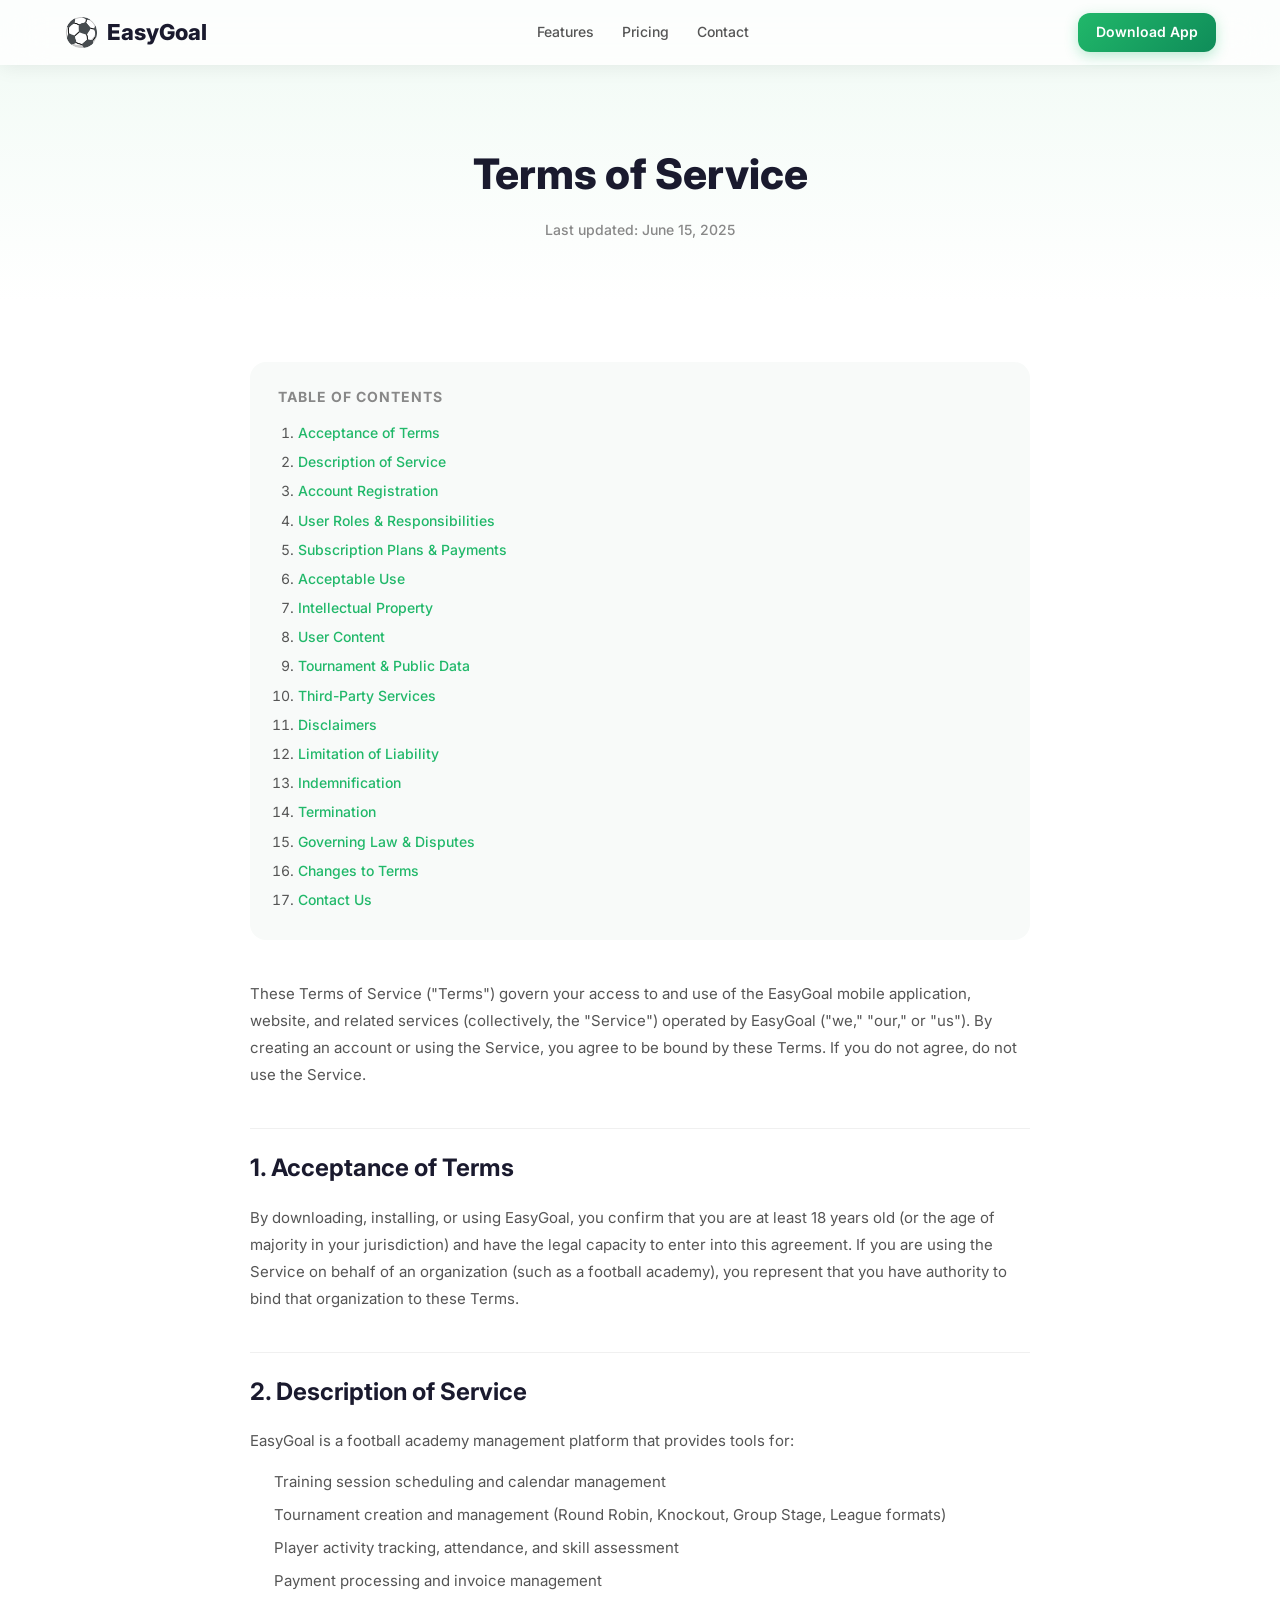
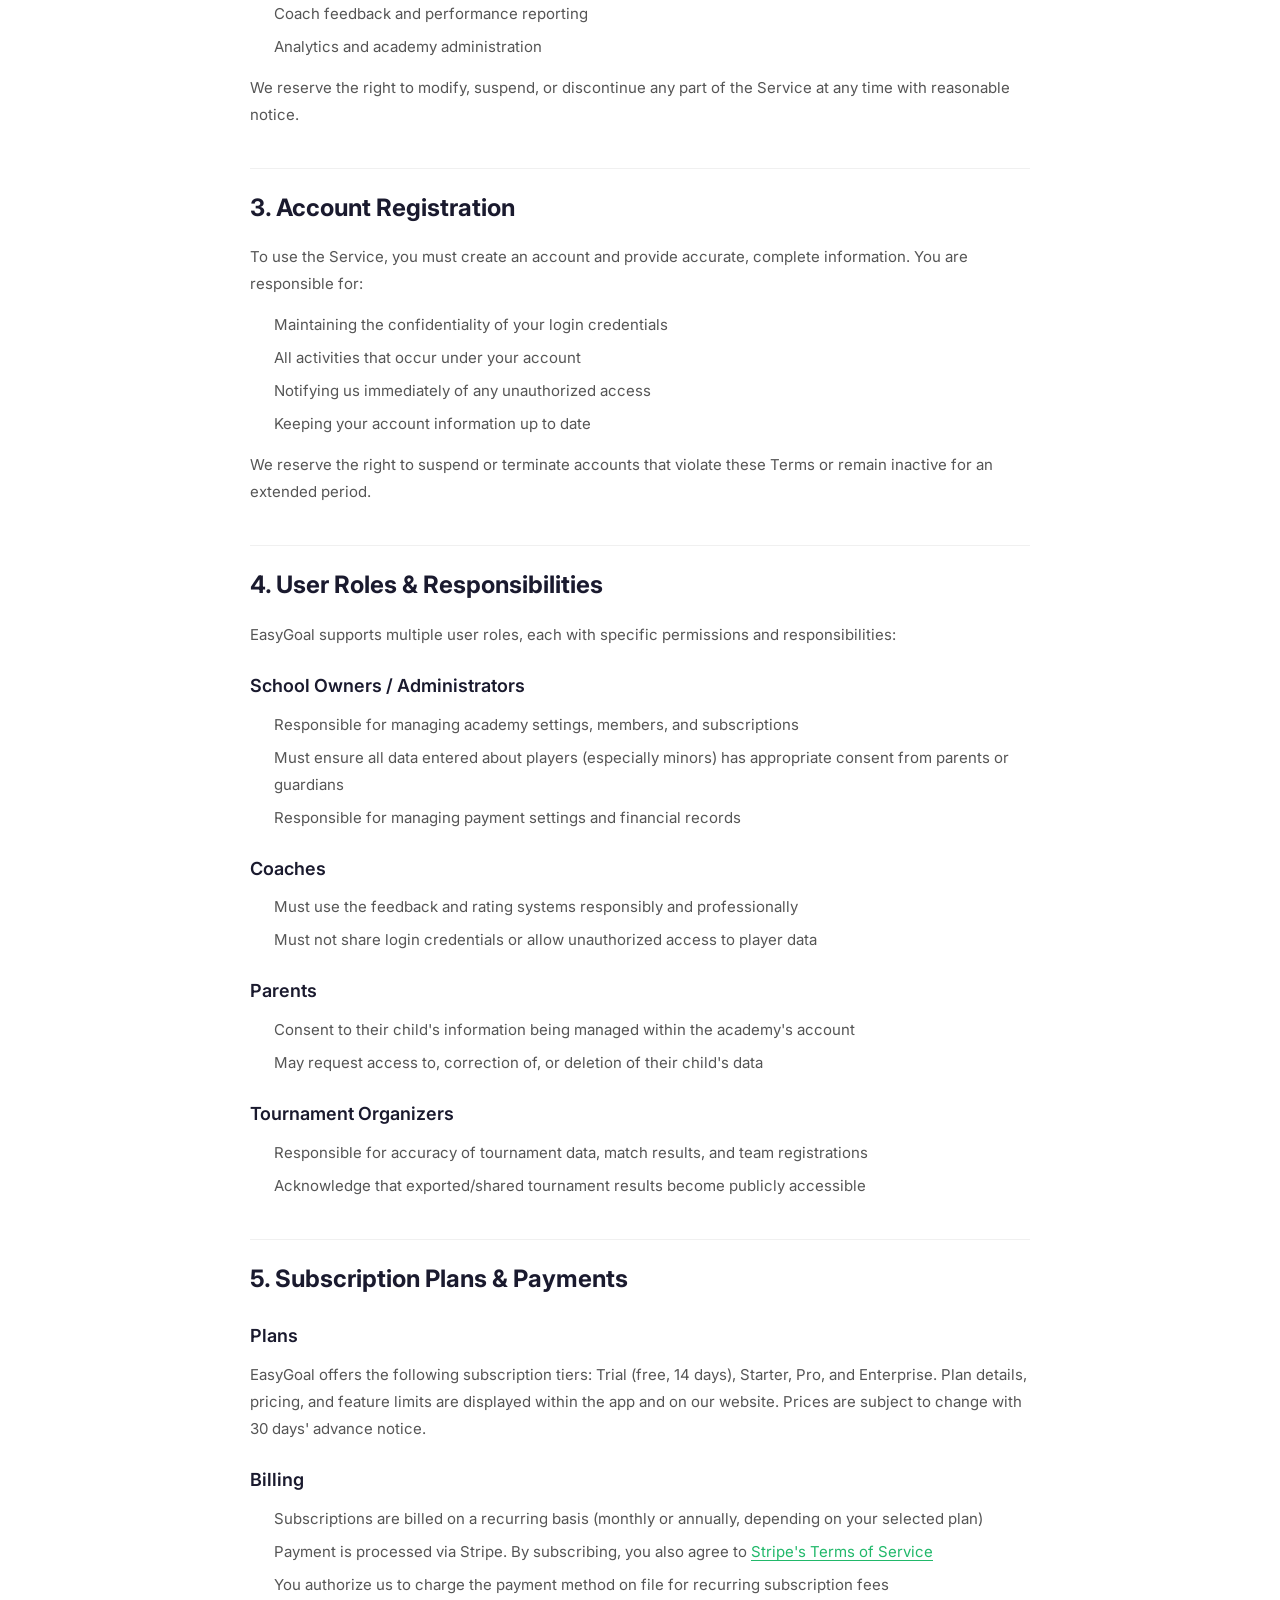
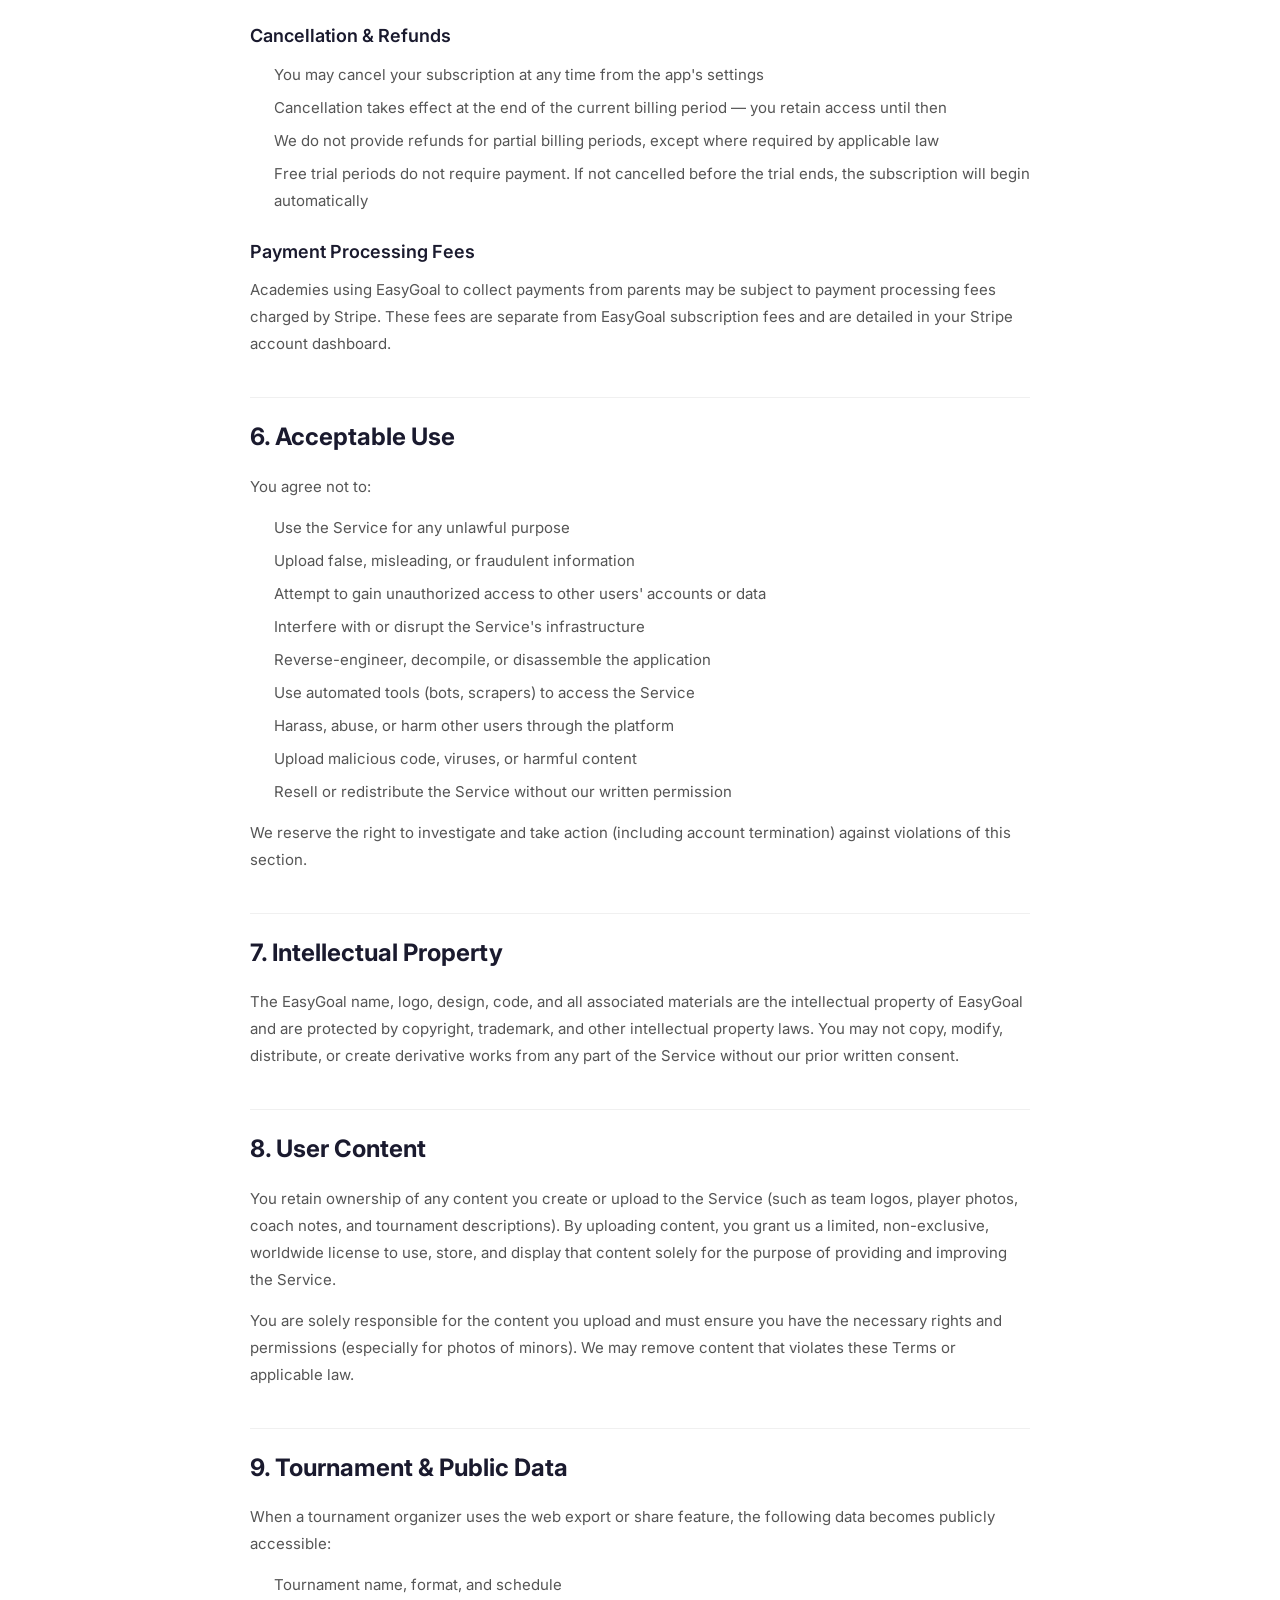
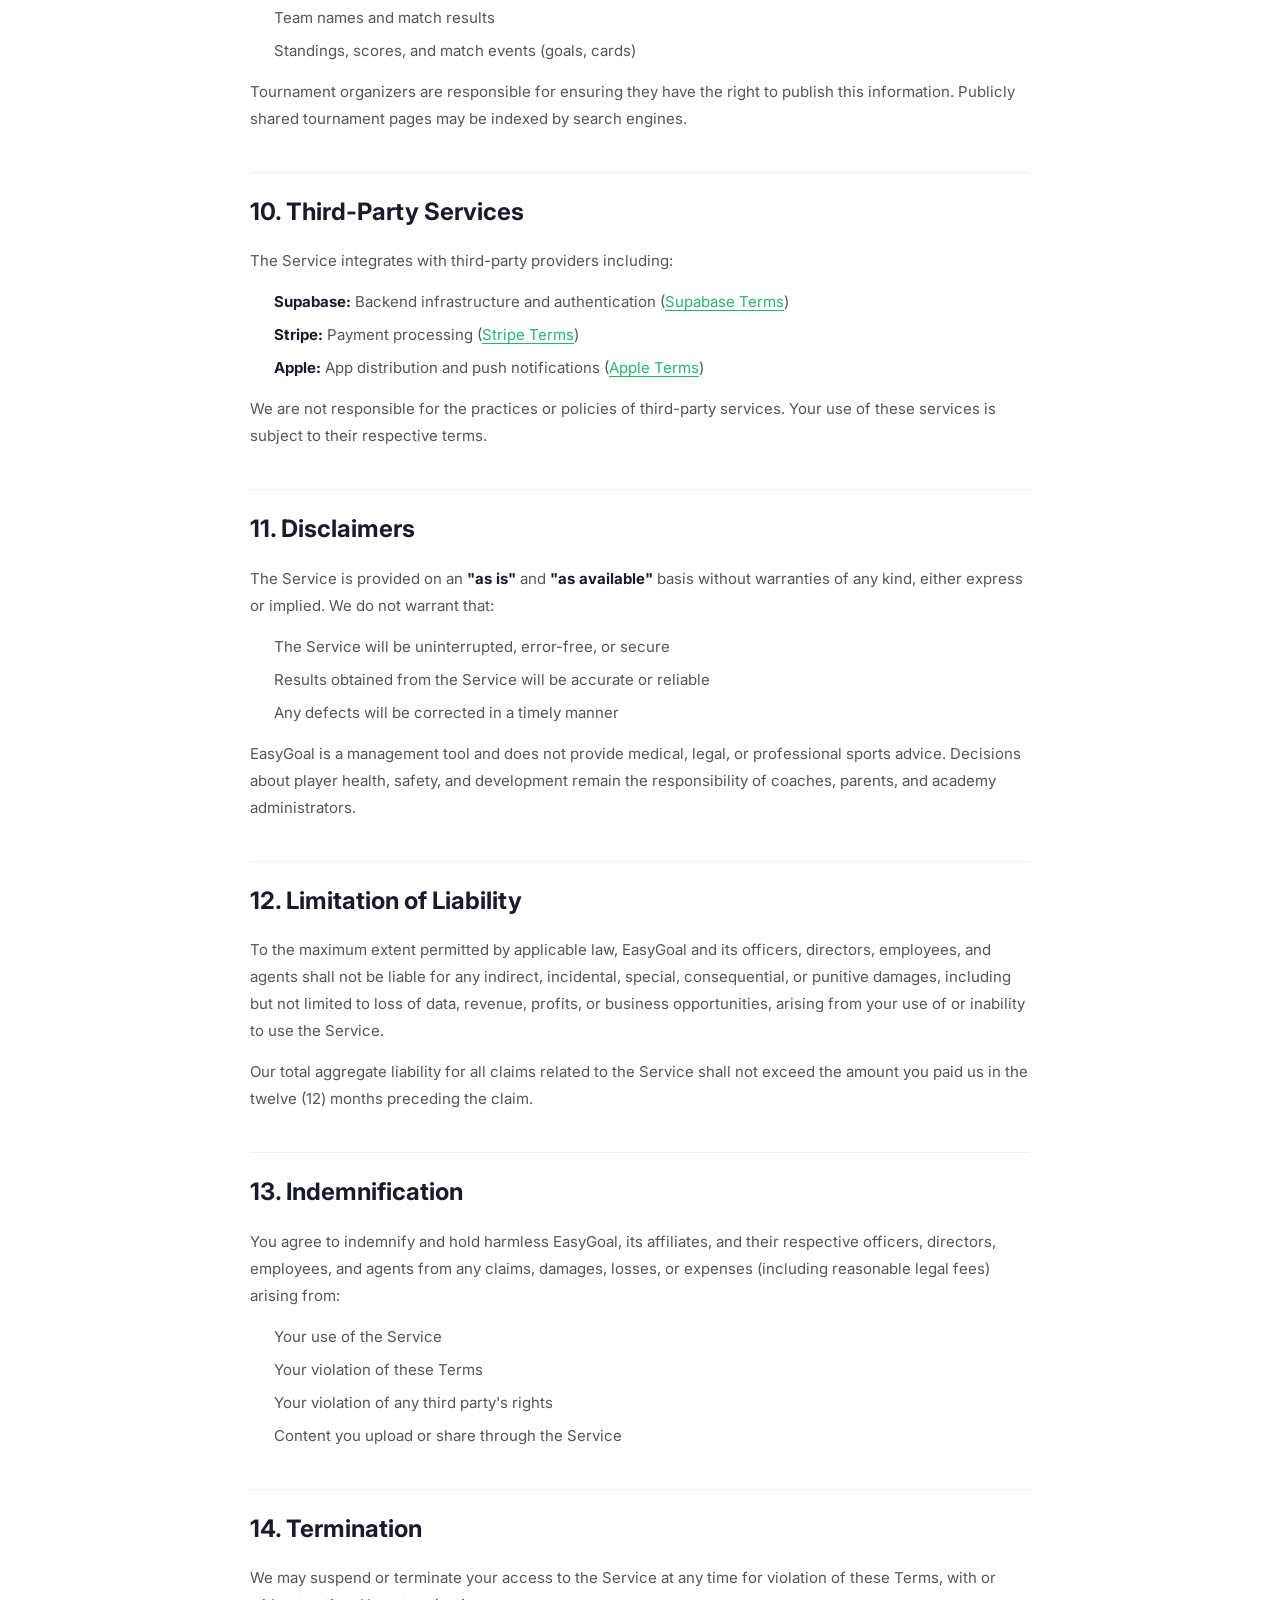
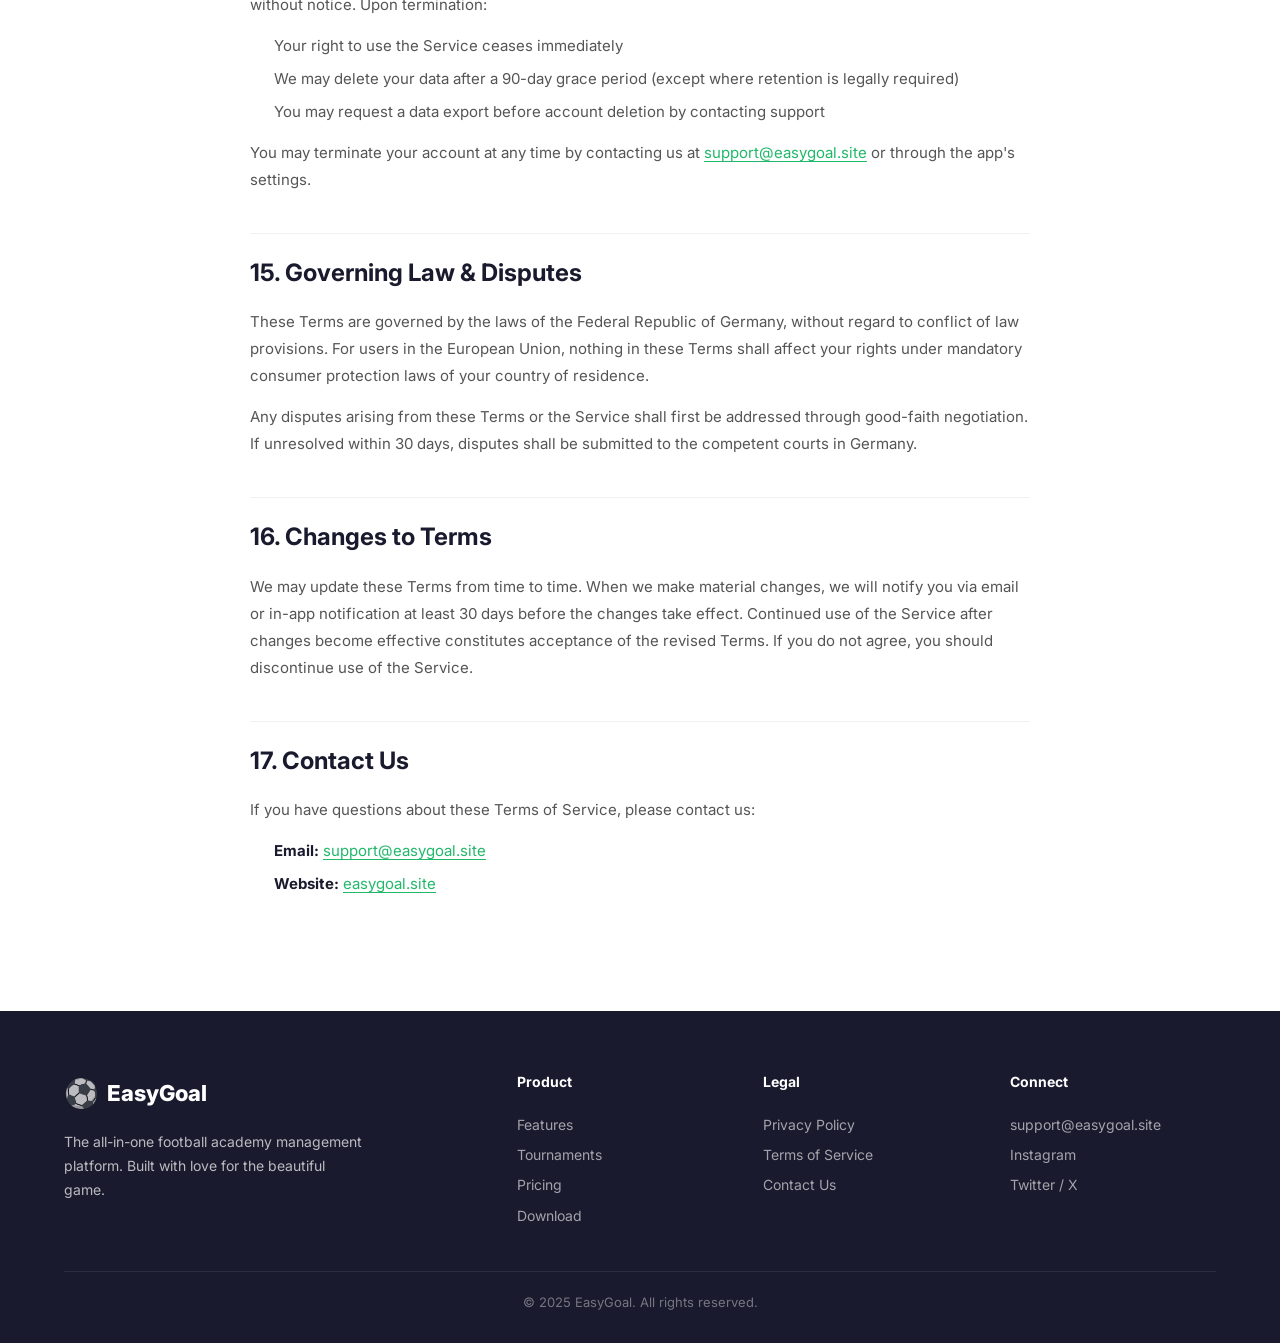
<file: terms.html>
<!DOCTYPE html>
<html lang="en">
<head>
<meta charset="UTF-8">
<meta name="viewport" content="width=device-width, initial-scale=1.0">
<title>Terms of Service — EasyGoal</title>
<meta name="description" content="EasyGoal Terms of Service. Read the terms and conditions governing use of our football academy management app.">
<link rel="preconnect" href="https://fonts.googleapis.com">
<link rel="preconnect" href="https://fonts.gstatic.com" crossorigin>
<link href="https://fonts.googleapis.com/css2?family=Inter:wght@400;500;600;700;800&display=swap" rel="stylesheet">
<link rel="stylesheet" href="style.css">
<link rel="stylesheet" href="legal.css">
</head>
<body>

<nav class="navbar scrolled">
  <div class="container nav-content">
    <a href="index.html" class="logo">
      <span class="logo-icon">⚽</span>
      <span class="logo-text">EasyGoal</span>
    </a>
    <div class="nav-links">
      <a href="index.html#features">Features</a>
      <a href="index.html#pricing">Pricing</a>
      <a href="index.html#contact">Contact</a>
    </div>
    <a href="index.html#download" class="btn btn-primary btn-sm">Download App</a>
    <button class="mobile-menu-btn" aria-label="Menu">
      <span></span><span></span><span></span>
    </button>
  </div>
</nav>

<section class="legal-hero">
  <div class="container">
    <h1>Terms of Service</h1>
    <p class="last-updated">Last updated: June 15, 2025</p>
  </div>
</section>

<section class="legal-content container">

  <div class="legal-toc">
    <h4>Table of Contents</h4>
    <ol>
      <li><a href="#tos-1">Acceptance of Terms</a></li>
      <li><a href="#tos-2">Description of Service</a></li>
      <li><a href="#tos-3">Account Registration</a></li>
      <li><a href="#tos-4">User Roles &amp; Responsibilities</a></li>
      <li><a href="#tos-5">Subscription Plans &amp; Payments</a></li>
      <li><a href="#tos-6">Acceptable Use</a></li>
      <li><a href="#tos-7">Intellectual Property</a></li>
      <li><a href="#tos-8">User Content</a></li>
      <li><a href="#tos-9">Tournament &amp; Public Data</a></li>
      <li><a href="#tos-10">Third-Party Services</a></li>
      <li><a href="#tos-11">Disclaimers</a></li>
      <li><a href="#tos-12">Limitation of Liability</a></li>
      <li><a href="#tos-13">Indemnification</a></li>
      <li><a href="#tos-14">Termination</a></li>
      <li><a href="#tos-15">Governing Law &amp; Disputes</a></li>
      <li><a href="#tos-16">Changes to Terms</a></li>
      <li><a href="#tos-17">Contact Us</a></li>
    </ol>
  </div>

  <p>These Terms of Service ("Terms") govern your access to and use of the EasyGoal mobile application, website, and related services (collectively, the "Service") operated by EasyGoal ("we," "our," or "us"). By creating an account or using the Service, you agree to be bound by these Terms. If you do not agree, do not use the Service.</p>

  <h2 id="tos-1">1. Acceptance of Terms</h2>
  <p>By downloading, installing, or using EasyGoal, you confirm that you are at least 18 years old (or the age of majority in your jurisdiction) and have the legal capacity to enter into this agreement. If you are using the Service on behalf of an organization (such as a football academy), you represent that you have authority to bind that organization to these Terms.</p>

  <h2 id="tos-2">2. Description of Service</h2>
  <p>EasyGoal is a football academy management platform that provides tools for:</p>
  <ul>
    <li>Training session scheduling and calendar management</li>
    <li>Tournament creation and management (Round Robin, Knockout, Group Stage, League formats)</li>
    <li>Player activity tracking, attendance, and skill assessment</li>
    <li>Payment processing and invoice management</li>
    <li>Coach feedback and performance reporting</li>
    <li>Analytics and academy administration</li>
  </ul>
  <p>We reserve the right to modify, suspend, or discontinue any part of the Service at any time with reasonable notice.</p>

  <h2 id="tos-3">3. Account Registration</h2>
  <p>To use the Service, you must create an account and provide accurate, complete information. You are responsible for:</p>
  <ul>
    <li>Maintaining the confidentiality of your login credentials</li>
    <li>All activities that occur under your account</li>
    <li>Notifying us immediately of any unauthorized access</li>
    <li>Keeping your account information up to date</li>
  </ul>
  <p>We reserve the right to suspend or terminate accounts that violate these Terms or remain inactive for an extended period.</p>

  <h2 id="tos-4">4. User Roles &amp; Responsibilities</h2>
  <p>EasyGoal supports multiple user roles, each with specific permissions and responsibilities:</p>

  <h3>School Owners / Administrators</h3>
  <ul>
    <li>Responsible for managing academy settings, members, and subscriptions</li>
    <li>Must ensure all data entered about players (especially minors) has appropriate consent from parents or guardians</li>
    <li>Responsible for managing payment settings and financial records</li>
  </ul>

  <h3>Coaches</h3>
  <ul>
    <li>Must use the feedback and rating systems responsibly and professionally</li>
    <li>Must not share login credentials or allow unauthorized access to player data</li>
  </ul>

  <h3>Parents</h3>
  <ul>
    <li>Consent to their child's information being managed within the academy's account</li>
    <li>May request access to, correction of, or deletion of their child's data</li>
  </ul>

  <h3>Tournament Organizers</h3>
  <ul>
    <li>Responsible for accuracy of tournament data, match results, and team registrations</li>
    <li>Acknowledge that exported/shared tournament results become publicly accessible</li>
  </ul>

  <h2 id="tos-5">5. Subscription Plans &amp; Payments</h2>

  <h3>Plans</h3>
  <p>EasyGoal offers the following subscription tiers: Trial (free, 14 days), Starter, Pro, and Enterprise. Plan details, pricing, and feature limits are displayed within the app and on our website. Prices are subject to change with 30 days' advance notice.</p>

  <h3>Billing</h3>
  <ul>
    <li>Subscriptions are billed on a recurring basis (monthly or annually, depending on your selected plan)</li>
    <li>Payment is processed via Stripe. By subscribing, you also agree to <a href="https://stripe.com/legal" target="_blank" rel="noopener">Stripe's Terms of Service</a></li>
    <li>You authorize us to charge the payment method on file for recurring subscription fees</li>
  </ul>

  <h3>Cancellation &amp; Refunds</h3>
  <ul>
    <li>You may cancel your subscription at any time from the app's settings</li>
    <li>Cancellation takes effect at the end of the current billing period — you retain access until then</li>
    <li>We do not provide refunds for partial billing periods, except where required by applicable law</li>
    <li>Free trial periods do not require payment. If not cancelled before the trial ends, the subscription will begin automatically</li>
  </ul>

  <h3>Payment Processing Fees</h3>
  <p>Academies using EasyGoal to collect payments from parents may be subject to payment processing fees charged by Stripe. These fees are separate from EasyGoal subscription fees and are detailed in your Stripe account dashboard.</p>

  <h2 id="tos-6">6. Acceptable Use</h2>
  <p>You agree not to:</p>
  <ul>
    <li>Use the Service for any unlawful purpose</li>
    <li>Upload false, misleading, or fraudulent information</li>
    <li>Attempt to gain unauthorized access to other users' accounts or data</li>
    <li>Interfere with or disrupt the Service's infrastructure</li>
    <li>Reverse-engineer, decompile, or disassemble the application</li>
    <li>Use automated tools (bots, scrapers) to access the Service</li>
    <li>Harass, abuse, or harm other users through the platform</li>
    <li>Upload malicious code, viruses, or harmful content</li>
    <li>Resell or redistribute the Service without our written permission</li>
  </ul>
  <p>We reserve the right to investigate and take action (including account termination) against violations of this section.</p>

  <h2 id="tos-7">7. Intellectual Property</h2>
  <p>The EasyGoal name, logo, design, code, and all associated materials are the intellectual property of EasyGoal and are protected by copyright, trademark, and other intellectual property laws. You may not copy, modify, distribute, or create derivative works from any part of the Service without our prior written consent.</p>

  <h2 id="tos-8">8. User Content</h2>
  <p>You retain ownership of any content you create or upload to the Service (such as team logos, player photos, coach notes, and tournament descriptions). By uploading content, you grant us a limited, non-exclusive, worldwide license to use, store, and display that content solely for the purpose of providing and improving the Service.</p>
  <p>You are solely responsible for the content you upload and must ensure you have the necessary rights and permissions (especially for photos of minors). We may remove content that violates these Terms or applicable law.</p>

  <h2 id="tos-9">9. Tournament &amp; Public Data</h2>
  <p>When a tournament organizer uses the web export or share feature, the following data becomes publicly accessible:</p>
  <ul>
    <li>Tournament name, format, and schedule</li>
    <li>Team names and match results</li>
    <li>Standings, scores, and match events (goals, cards)</li>
  </ul>
  <p>Tournament organizers are responsible for ensuring they have the right to publish this information. Publicly shared tournament pages may be indexed by search engines.</p>

  <h2 id="tos-10">10. Third-Party Services</h2>
  <p>The Service integrates with third-party providers including:</p>
  <ul>
    <li><strong>Supabase:</strong> Backend infrastructure and authentication (<a href="https://supabase.com/terms" target="_blank" rel="noopener">Supabase Terms</a>)</li>
    <li><strong>Stripe:</strong> Payment processing (<a href="https://stripe.com/legal" target="_blank" rel="noopener">Stripe Terms</a>)</li>
    <li><strong>Apple:</strong> App distribution and push notifications (<a href="https://www.apple.com/legal/internet-services/itunes/" target="_blank" rel="noopener">Apple Terms</a>)</li>
  </ul>
  <p>We are not responsible for the practices or policies of third-party services. Your use of these services is subject to their respective terms.</p>

  <h2 id="tos-11">11. Disclaimers</h2>
  <p>The Service is provided on an <strong>"as is"</strong> and <strong>"as available"</strong> basis without warranties of any kind, either express or implied. We do not warrant that:</p>
  <ul>
    <li>The Service will be uninterrupted, error-free, or secure</li>
    <li>Results obtained from the Service will be accurate or reliable</li>
    <li>Any defects will be corrected in a timely manner</li>
  </ul>
  <p>EasyGoal is a management tool and does not provide medical, legal, or professional sports advice. Decisions about player health, safety, and development remain the responsibility of coaches, parents, and academy administrators.</p>

  <h2 id="tos-12">12. Limitation of Liability</h2>
  <p>To the maximum extent permitted by applicable law, EasyGoal and its officers, directors, employees, and agents shall not be liable for any indirect, incidental, special, consequential, or punitive damages, including but not limited to loss of data, revenue, profits, or business opportunities, arising from your use of or inability to use the Service.</p>
  <p>Our total aggregate liability for all claims related to the Service shall not exceed the amount you paid us in the twelve (12) months preceding the claim.</p>

  <h2 id="tos-13">13. Indemnification</h2>
  <p>You agree to indemnify and hold harmless EasyGoal, its affiliates, and their respective officers, directors, employees, and agents from any claims, damages, losses, or expenses (including reasonable legal fees) arising from:</p>
  <ul>
    <li>Your use of the Service</li>
    <li>Your violation of these Terms</li>
    <li>Your violation of any third party's rights</li>
    <li>Content you upload or share through the Service</li>
  </ul>

  <h2 id="tos-14">14. Termination</h2>
  <p>We may suspend or terminate your access to the Service at any time for violation of these Terms, with or without notice. Upon termination:</p>
  <ul>
    <li>Your right to use the Service ceases immediately</li>
    <li>We may delete your data after a 90-day grace period (except where retention is legally required)</li>
    <li>You may request a data export before account deletion by contacting support</li>
  </ul>
  <p>You may terminate your account at any time by contacting us at <a href="mailto:support@easygoal.site">support@easygoal.site</a> or through the app's settings.</p>

  <h2 id="tos-15">15. Governing Law &amp; Disputes</h2>
  <p>These Terms are governed by the laws of the Federal Republic of Germany, without regard to conflict of law provisions. For users in the European Union, nothing in these Terms shall affect your rights under mandatory consumer protection laws of your country of residence.</p>
  <p>Any disputes arising from these Terms or the Service shall first be addressed through good-faith negotiation. If unresolved within 30 days, disputes shall be submitted to the competent courts in Germany.</p>

  <h2 id="tos-16">16. Changes to Terms</h2>
  <p>We may update these Terms from time to time. When we make material changes, we will notify you via email or in-app notification at least 30 days before the changes take effect. Continued use of the Service after changes become effective constitutes acceptance of the revised Terms. If you do not agree, you should discontinue use of the Service.</p>

  <h2 id="tos-17">17. Contact Us</h2>
  <p>If you have questions about these Terms of Service, please contact us:</p>
  <ul>
    <li><strong>Email:</strong> <a href="mailto:support@easygoal.site">support@easygoal.site</a></li>
    <li><strong>Website:</strong> <a href="https://easygoal.site">easygoal.site</a></li>
  </ul>

</section>

<footer class="footer">
  <div class="container">
    <div class="footer-grid">
      <div class="footer-brand">
        <div class="logo">
          <span class="logo-icon">⚽</span>
          <span class="logo-text">EasyGoal</span>
        </div>
        <p>The all-in-one football academy management platform. Built with love for the beautiful game.</p>
      </div>
      <div class="footer-links">
        <h4>Product</h4>
        <a href="index.html#features">Features</a>
        <a href="index.html#tournaments">Tournaments</a>
        <a href="index.html#pricing">Pricing</a>
        <a href="index.html#download">Download</a>
      </div>
      <div class="footer-links">
        <h4>Legal</h4>
        <a href="privacy.html">Privacy Policy</a>
        <a href="terms.html">Terms of Service</a>
        <a href="mailto:support@easygoal.site">Contact Us</a>
      </div>
      <div class="footer-links">
        <h4>Connect</h4>
        <a href="mailto:support@easygoal.site">support@easygoal.site</a>
        <a href="#">Instagram</a>
        <a href="#">Twitter / X</a>
      </div>
    </div>
    <div class="footer-bottom">
      <p>&copy; 2025 EasyGoal. All rights reserved.</p>
    </div>
  </div>
</footer>

<script>
const menuBtn = document.querySelector('.mobile-menu-btn');
const navLinks = document.querySelector('.nav-links');
menuBtn?.addEventListener('click', () => {
  navLinks.classList.toggle('open');
  menuBtn.classList.toggle('open');
});
</script>
</body>
</html>
</file>
<file: style.css>
/* ===== RESET & BASE ===== */
*, *::before, *::after { margin: 0; padding: 0; box-sizing: border-box; }
html { scroll-behavior: smooth; scroll-padding-top: 80px; }
body {
  font-family: 'Inter', -apple-system, BlinkMacSystemFont, sans-serif;
  color: #1a1a2e;
  background: #ffffff;
  line-height: 1.6;
  overflow-x: hidden;
}
.container { max-width: 1200px; margin: 0 auto; padding: 0 24px; }
a { text-decoration: none; color: inherit; }
ul { list-style: none; }
img { max-width: 100%; }

/* ===== NAVBAR ===== */
.navbar {
  position: fixed; top: 0; left: 0; right: 0; z-index: 1000;
  padding: 16px 0;
  transition: all 0.3s ease;
  background: rgba(255,255,255,0.8);
  backdrop-filter: blur(20px);
  -webkit-backdrop-filter: blur(20px);
}
.navbar.scrolled {
  padding: 10px 0;
  box-shadow: 0 1px 20px rgba(0,0,0,0.08);
}
.nav-content {
  display: flex; align-items: center; justify-content: space-between;
}
.logo { display: flex; align-items: center; gap: 8px; }
.logo-icon { font-size: 28px; }
.logo-text { font-size: 22px; font-weight: 800; color: #1a1a2e; }
.nav-links { display: flex; gap: 28px; }
.nav-links a {
  font-size: 14px; font-weight: 500; color: #555;
  transition: color 0.2s;
}
.nav-links a:hover { color: #21B86A; }

/* Buttons */
.btn {
  display: inline-flex; align-items: center; gap: 8px;
  font-weight: 600; border-radius: 12px;
  transition: all 0.2s ease; cursor: pointer; border: none;
  font-family: inherit;
}
.btn-sm { padding: 8px 18px; font-size: 14px; }
.btn-lg { padding: 14px 28px; font-size: 16px; }
.btn-full { width: 100%; justify-content: center; padding: 14px; font-size: 15px; }
.btn-primary {
  background: linear-gradient(135deg, #21B86A, #0F8C59);
  color: white;
  box-shadow: 0 4px 14px rgba(33,184,106,0.3);
}
.btn-primary:hover {
  transform: translateY(-1px);
  box-shadow: 0 6px 20px rgba(33,184,106,0.4);
}
.btn-outline {
  background: transparent;
  border: 2px solid #e0e0e0;
  color: #1a1a2e;
}
.btn-outline:hover {
  border-color: #21B86A;
  color: #21B86A;
}

/* Mobile menu */
.mobile-menu-btn {
  display: none; flex-direction: column; gap: 5px;
  background: none; border: none; cursor: pointer; padding: 4px;
}
.mobile-menu-btn span {
  display: block; width: 24px; height: 2px; background: #1a1a2e;
  transition: all 0.3s;
}
.mobile-menu-btn.open span:nth-child(1) { transform: rotate(45deg) translate(5px, 5px); }
.mobile-menu-btn.open span:nth-child(2) { opacity: 0; }
.mobile-menu-btn.open span:nth-child(3) { transform: rotate(-45deg) translate(5px, -5px); }

/* ===== HERO ===== */
.hero {
  position: relative;
  padding: 140px 0 80px;
  overflow: hidden;
  background: linear-gradient(180deg, #f0faf4 0%, #ffffff 100%);
}
.hero-bg-shapes { position: absolute; inset: 0; overflow: hidden; pointer-events: none; }
.shape {
  position: absolute; border-radius: 50%;
  background: radial-gradient(circle, rgba(33,184,106,0.08), transparent);
}
.shape-1 { width: 600px; height: 600px; top: -200px; right: -100px; }
.shape-2 { width: 400px; height: 400px; bottom: -100px; left: -100px; }
.shape-3 { width: 300px; height: 300px; top: 50%; left: 50%; transform: translate(-50%,-50%);
  background: radial-gradient(circle, rgba(255,184,30,0.06), transparent);
}
.hero-content {
  display: grid; grid-template-columns: 1fr 1fr;
  gap: 60px; align-items: center;
  position: relative; z-index: 2;
}
.hero-badge {
  display: inline-block; padding: 6px 16px;
  background: rgba(33,184,106,0.1); border-radius: 100px;
  font-size: 13px; font-weight: 600; color: #0F8C59;
  margin-bottom: 20px;
}
.hero h1 {
  font-size: 52px; font-weight: 800; line-height: 1.1;
  margin-bottom: 20px; color: #1a1a2e;
}
.gradient-text {
  background: linear-gradient(135deg, #21B86A, #0FA85E);
  -webkit-background-clip: text; -webkit-text-fill-color: transparent;
  background-clip: text;
}
.hero-subtitle {
  font-size: 18px; color: #666; line-height: 1.7;
  margin-bottom: 32px; max-width: 500px;
}
.hero-actions { display: flex; gap: 14px; margin-bottom: 40px; flex-wrap: wrap; }
.hero-stats { display: flex; align-items: center; gap: 24px; }
.stat { display: flex; flex-direction: column; }
.stat-num { font-size: 24px; font-weight: 800; color: #1a1a2e; }
.stat-label { font-size: 13px; color: #888; font-weight: 500; }
.stat-divider { width: 1px; height: 36px; background: #e0e0e0; }

/* Phone Mockup */
.hero-visual { display: flex; justify-content: center; }
.phone-mockup {
  width: 280px; height: 580px;
  background: #1a1a2e;
  border-radius: 40px;
  padding: 12px;
  box-shadow: 0 30px 60px rgba(0,0,0,0.15), 0 0 0 1px rgba(255,255,255,0.1) inset;
  transform: rotate(2deg);
  transition: transform 0.5s ease;
}
.phone-mockup:hover { transform: rotate(0deg) scale(1.02); }
.phone-screen {
  width: 100%; height: 100%;
  background: #f8f9fa;
  border-radius: 30px;
  overflow: hidden;
  display: flex; flex-direction: column;
}
.mock-status-bar {
  display: flex; justify-content: space-between;
  padding: 12px 24px 8px; font-size: 12px; font-weight: 600; color: #1a1a2e;
}
.mock-app { flex: 1; padding: 8px 16px; display: flex; flex-direction: column; }
.mock-greeting { font-size: 18px; font-weight: 700; color: #1a1a2e; }
.mock-subtitle { font-size: 11px; color: #888; margin-bottom: 14px; }
.mock-stats-row { display: flex; gap: 8px; margin-bottom: 16px; }
.mock-stat-card {
  flex: 1; padding: 10px 8px; border-radius: 12px; text-align: center;
}
.mock-stat-card.green { background: rgba(33,184,106,0.12); }
.mock-stat-card.blue { background: rgba(59,130,246,0.12); }
.mock-stat-card.amber { background: rgba(255,184,30,0.12); }
.mock-stat-val { font-size: 16px; font-weight: 800; color: #1a1a2e; }
.mock-stat-lbl { font-size: 9px; color: #888; font-weight: 500; }
.mock-section-title {
  font-size: 13px; font-weight: 700; color: #1a1a2e; margin-bottom: 8px;
}
.mock-session-card {
  display: flex; align-items: center; gap: 10px;
  background: white; padding: 10px 12px; border-radius: 12px;
  margin-bottom: 8px;
  box-shadow: 0 1px 4px rgba(0,0,0,0.04);
}
.mock-session-dot { width: 8px; height: 8px; border-radius: 50%; flex-shrink: 0; }
.mock-session-dot.green { background: #21B86A; }
.mock-session-dot.orange { background: #FF9500; }
.mock-session-info { flex: 1; }
.mock-session-name { font-size: 12px; font-weight: 600; color: #1a1a2e; }
.mock-session-detail { font-size: 9px; color: #999; }
.mock-session-badge {
  font-size: 9px; font-weight: 600; color: #21B86A;
  background: rgba(33,184,106,0.1); padding: 3px 8px; border-radius: 6px;
}
.mock-tab-bar {
  display: flex; justify-content: space-around;
  margin-top: auto;
  padding: 10px 0 6px;
  border-top: 1px solid #eee;
}
.mock-tab { font-size: 18px; opacity: 0.4; }
.mock-tab.active { opacity: 1; }

/* ===== SECTIONS COMMON ===== */
.section-header { text-align: center; margin-bottom: 56px; }
.section-tag {
  display: inline-block; padding: 4px 14px;
  background: rgba(33,184,106,0.1); border-radius: 100px;
  font-size: 12px; font-weight: 700; color: #21B86A;
  text-transform: uppercase; letter-spacing: 1px;
  margin-bottom: 16px;
}
.section-header h2 {
  font-size: 40px; font-weight: 800; color: #1a1a2e; margin-bottom: 16px;
}
.section-header p {
  font-size: 17px; color: #666; max-width: 600px; margin: 0 auto; line-height: 1.7;
}
.section-header.light h2 { color: white; }
.section-header.light p { color: rgba(255,255,255,0.8); }
.section-header.light .section-tag { background: rgba(255,255,255,0.15); color: white; }

/* ===== FEATURES ===== */
.features { padding: 100px 0; background: #fff; }
.features-grid {
  display: grid; grid-template-columns: repeat(3, 1fr); gap: 24px;
}
.feature-card {
  padding: 32px 28px; border-radius: 20px;
  background: #fafbfc;
  border: 1px solid #f0f0f0;
  transition: all 0.3s ease;
  opacity: 0; transform: translateY(20px);
}
.feature-card.animate-in {
  opacity: 1; transform: translateY(0);
  transition: all 0.5s cubic-bezier(0.25, 0.46, 0.45, 0.94);
}
.feature-card:hover {
  transform: translateY(-4px);
  box-shadow: 0 12px 40px rgba(0,0,0,0.06);
  border-color: transparent;
}
.feature-icon {
  width: 56px; height: 56px; border-radius: 16px;
  display: flex; align-items: center; justify-content: center;
  font-size: 26px; margin-bottom: 20px;
}
.feature-icon.green { background: rgba(33,184,106,0.12); }
.feature-icon.blue { background: rgba(59,130,246,0.12); }
.feature-icon.amber { background: rgba(255,184,30,0.12); }
.feature-icon.purple { background: rgba(139,92,246,0.12); }
.feature-icon.red { background: rgba(239,68,68,0.12); }
.feature-icon.teal { background: rgba(20,184,166,0.12); }
.feature-card h3 {
  font-size: 18px; font-weight: 700; margin-bottom: 10px; color: #1a1a2e;
}
.feature-card p { font-size: 14px; color: #666; line-height: 1.7; }

/* ===== ROLES ===== */
.roles { padding: 100px 0; background: #f8faf9; }
.roles-grid {
  display: grid; grid-template-columns: repeat(2, 1fr); gap: 24px;
}
.role-card {
  padding: 36px 32px; border-radius: 20px;
  background: white;
  border: 1px solid #eee;
  transition: all 0.3s ease;
  opacity: 0; transform: translateY(20px);
}
.role-card.animate-in {
  opacity: 1; transform: translateY(0);
  transition: all 0.5s cubic-bezier(0.25, 0.46, 0.45, 0.94);
}
.role-card:hover { box-shadow: 0 12px 40px rgba(0,0,0,0.06); border-color: transparent; }
.role-emoji { font-size: 40px; margin-bottom: 16px; }
.role-card h3 { font-size: 20px; font-weight: 700; margin-bottom: 10px; }
.role-card p { font-size: 14px; color: #666; line-height: 1.7; margin-bottom: 16px; }
.role-features li {
  padding: 4px 0; font-size: 13px; color: #555;
}
.role-features li::before {
  content: '✓'; color: #21B86A; font-weight: 700; margin-right: 8px;
}

/* ===== TOURNAMENTS ===== */
.tournaments {
  padding: 100px 0;
  background: linear-gradient(135deg, #1a1a2e, #16213e);
}
.tournament-formats {
  display: grid; grid-template-columns: repeat(4, 1fr); gap: 20px;
  margin-bottom: 48px;
}
.format-card {
  padding: 28px 24px; border-radius: 16px;
  background: rgba(255,255,255,0.06);
  border: 1px solid rgba(255,255,255,0.08);
  text-align: center;
  transition: all 0.3s;
  opacity: 0; transform: translateY(20px);
}
.format-card.animate-in {
  opacity: 1; transform: translateY(0);
  transition: all 0.5s cubic-bezier(0.25, 0.46, 0.45, 0.94);
}
.format-card:hover {
  background: rgba(255,255,255,0.1);
  transform: translateY(-4px);
}
.format-icon { font-size: 36px; margin-bottom: 12px; display: block; }
.format-card h4 { color: white; font-size: 16px; font-weight: 700; margin-bottom: 8px; }
.format-card p { color: rgba(255,255,255,0.6); font-size: 13px; line-height: 1.6; }
.tournament-features-row {
  display: flex; justify-content: center; gap: 32px; flex-wrap: wrap;
}
.tourn-feature {
  display: flex; align-items: center; gap: 8px;
  color: rgba(255,255,255,0.8); font-size: 14px; font-weight: 500;
}
.tourn-feat-icon { font-size: 18px; }

/* ===== PRICING ===== */
.pricing { padding: 100px 0; background: #fff; }
.pricing-grid {
  display: grid; grid-template-columns: repeat(4, 1fr); gap: 20px;
}
.price-card {
  position: relative;
  padding: 36px 28px; border-radius: 20px;
  background: #fafbfc;
  border: 2px solid #f0f0f0;
  text-align: center;
  transition: all 0.3s;
  opacity: 0; transform: translateY(20px);
}
.price-card.animate-in {
  opacity: 1; transform: translateY(0);
  transition: all 0.5s cubic-bezier(0.25, 0.46, 0.45, 0.94);
}
.price-card.featured {
  border-color: #21B86A;
  background: linear-gradient(180deg, rgba(33,184,106,0.04), #fafbfc);
  transform: scale(1.04);
}
.price-card.featured.animate-in { transform: scale(1.04); }
.price-card:hover { transform: translateY(-4px); }
.price-card.featured:hover { transform: scale(1.04) translateY(-4px); }
.price-badge {
  position: absolute; top: -12px; left: 50%; transform: translateX(-50%);
  padding: 4px 16px; background: #21B86A; color: white;
  font-size: 12px; font-weight: 700; border-radius: 100px;
  white-space: nowrap;
}
.price-name { font-size: 16px; font-weight: 700; color: #888; margin-bottom: 8px; }
.price-amount {
  font-size: 42px; font-weight: 800; color: #1a1a2e; margin-bottom: 4px;
}
.price-amount span { font-size: 16px; font-weight: 500; color: #888; }
.price-period { font-size: 13px; color: #999; margin-bottom: 24px; }
.price-features { margin-bottom: 28px; }
.price-features li {
  padding: 6px 0; font-size: 14px; color: #555;
}
.price-features li::before {
  content: '✓'; color: #21B86A; font-weight: 700; margin-right: 8px;
}

/* ===== DOWNLOAD ===== */
.download {
  padding: 100px 0;
  background: linear-gradient(135deg, #f0faf4, #e8f5ee);
}
.download-content {
  display: grid; grid-template-columns: 1fr 1fr; gap: 60px; align-items: center;
}
.download-text h2 {
  font-size: 38px; font-weight: 800; color: #1a1a2e; margin-bottom: 16px;
}
.download-text p { font-size: 17px; color: #666; margin-bottom: 32px; line-height: 1.7; }
.app-store-btn {
  display: inline-flex; align-items: center; gap: 12px;
  background: #1a1a2e; color: white;
  padding: 14px 28px; border-radius: 14px;
  transition: all 0.2s;
}
.app-store-btn:hover { transform: translateY(-2px); box-shadow: 0 8px 24px rgba(0,0,0,0.2); }
.app-store-btn .small-text { display: block; font-size: 10px; opacity: 0.8; }
.app-store-btn .big-text { display: block; font-size: 18px; font-weight: 700; }
.floating-cards { position: relative; height: 300px; }
.float-card {
  position: absolute;
  padding: 14px 22px; border-radius: 14px;
  background: white;
  box-shadow: 0 8px 30px rgba(0,0,0,0.08);
  font-size: 15px; font-weight: 600;
  animation: float 6s ease-in-out infinite;
}
.fc-1 { top: 10%; left: 10%; animation-delay: 0s; }
.fc-2 { top: 30%; right: 5%; animation-delay: 1.5s; }
.fc-3 { top: 55%; left: 5%; animation-delay: 3s; }
.fc-4 { top: 75%; right: 10%; animation-delay: 4.5s; }
@keyframes float {
  0%, 100% { transform: translateY(0px); }
  50% { transform: translateY(-12px); }
}

/* ===== FOOTER ===== */
.footer {
  padding: 60px 0 30px;
  background: #1a1a2e; color: rgba(255,255,255,0.7);
}
.footer-grid {
  display: grid; grid-template-columns: 2fr 1fr 1fr 1fr;
  gap: 40px; margin-bottom: 40px;
}
.footer-brand .logo { margin-bottom: 14px; }
.footer-brand .logo-text { color: white; }
.footer-brand p { font-size: 14px; line-height: 1.7; max-width: 300px; }
.footer-links h4 {
  color: white; font-size: 14px; font-weight: 700; margin-bottom: 16px;
}
.footer-links a {
  display: block; font-size: 14px; padding: 4px 0;
  color: rgba(255,255,255,0.6); transition: color 0.2s;
}
.footer-links a:hover { color: #21B86A; }
.footer-bottom {
  border-top: 1px solid rgba(255,255,255,0.08);
  padding-top: 20px; text-align: center;
  font-size: 13px; color: rgba(255,255,255,0.4);
}

/* ===== RESPONSIVE ===== */
@media (max-width: 1024px) {
  .hero h1 { font-size: 40px; }
  .features-grid { grid-template-columns: repeat(2, 1fr); }
  .tournament-formats { grid-template-columns: repeat(2, 1fr); }
  .pricing-grid { grid-template-columns: repeat(2, 1fr); }
  .footer-grid { grid-template-columns: 1fr 1fr; }
}

@media (max-width: 768px) {
  .nav-links {
    display: none; position: absolute; top: 100%; left: 0; right: 0;
    background: white; padding: 20px; flex-direction: column;
    box-shadow: 0 8px 20px rgba(0,0,0,0.1); gap: 16px;
  }
  .nav-links.open { display: flex; }
  .nav-content .btn-sm { display: none; }
  .mobile-menu-btn { display: flex; }

  .hero { padding: 120px 0 60px; }
  .hero-content { grid-template-columns: 1fr; text-align: center; gap: 40px; }
  .hero h1 { font-size: 34px; }
  .hero-subtitle { margin: 0 auto 28px; }
  .hero-actions { justify-content: center; }
  .hero-stats { justify-content: center; }
  .phone-mockup { width: 240px; height: 490px; transform: none; }

  .section-header h2 { font-size: 30px; }
  .features-grid { grid-template-columns: 1fr; }
  .roles-grid { grid-template-columns: 1fr; }
  .tournament-formats { grid-template-columns: 1fr 1fr; }
  .pricing-grid { grid-template-columns: 1fr; }
  .price-card.featured { transform: none; }
  .price-card.featured.animate-in { transform: none; }
  .price-card.featured:hover { transform: translateY(-4px); }

  .download-content { grid-template-columns: 1fr; text-align: center; }
  .floating-cards { display: none; }
  .footer-grid { grid-template-columns: 1fr; gap: 28px; }
  .tournament-features-row { gap: 16px; }
}
</file>
<file: legal.css>
/* Legal pages shared styles */
.legal-hero {
  padding: 140px 0 60px;
  background: linear-gradient(180deg, #f0faf4 0%, #ffffff 100%);
  text-align: center;
}
.legal-hero h1 {
  font-size: 42px; font-weight: 800; color: #1a1a2e; margin-bottom: 12px;
}
.legal-hero .last-updated {
  font-size: 14px; color: #888; font-weight: 500;
}
.legal-content {
  padding: 60px 0 100px;
  max-width: 780px; margin: 0 auto;
}
.legal-content h2 {
  font-size: 24px; font-weight: 700; color: #1a1a2e;
  margin: 40px 0 16px; padding-top: 20px;
  border-top: 1px solid #f0f0f0;
}
.legal-content h2:first-child { border-top: none; margin-top: 0; padding-top: 0; }
.legal-content h3 {
  font-size: 18px; font-weight: 600; color: #1a1a2e; margin: 24px 0 10px;
}
.legal-content p {
  font-size: 15px; color: #555; line-height: 1.8; margin-bottom: 14px;
}
.legal-content ul, .legal-content ol {
  padding-left: 24px; margin-bottom: 14px;
}
.legal-content li {
  font-size: 15px; color: #555; line-height: 1.8; margin-bottom: 6px;
}
.legal-content a {
  color: #21B86A; text-decoration: underline;
  text-underline-offset: 3px;
}
.legal-content a:hover { color: #0F8C59; }
.legal-content strong { color: #1a1a2e; }
.legal-toc {
  background: #f8faf9; border-radius: 16px; padding: 24px 28px; margin-bottom: 40px;
}
.legal-toc h4 {
  font-size: 14px; font-weight: 700; color: #888; text-transform: uppercase;
  letter-spacing: 1px; margin-bottom: 12px;
}
.legal-toc ol { padding-left: 20px; margin-bottom: 0; }
.legal-toc li { font-size: 14px; margin-bottom: 4px; }
.legal-toc a { color: #21B86A; text-decoration: none; font-weight: 500; }
.legal-toc a:hover { text-decoration: underline; }
</file>
